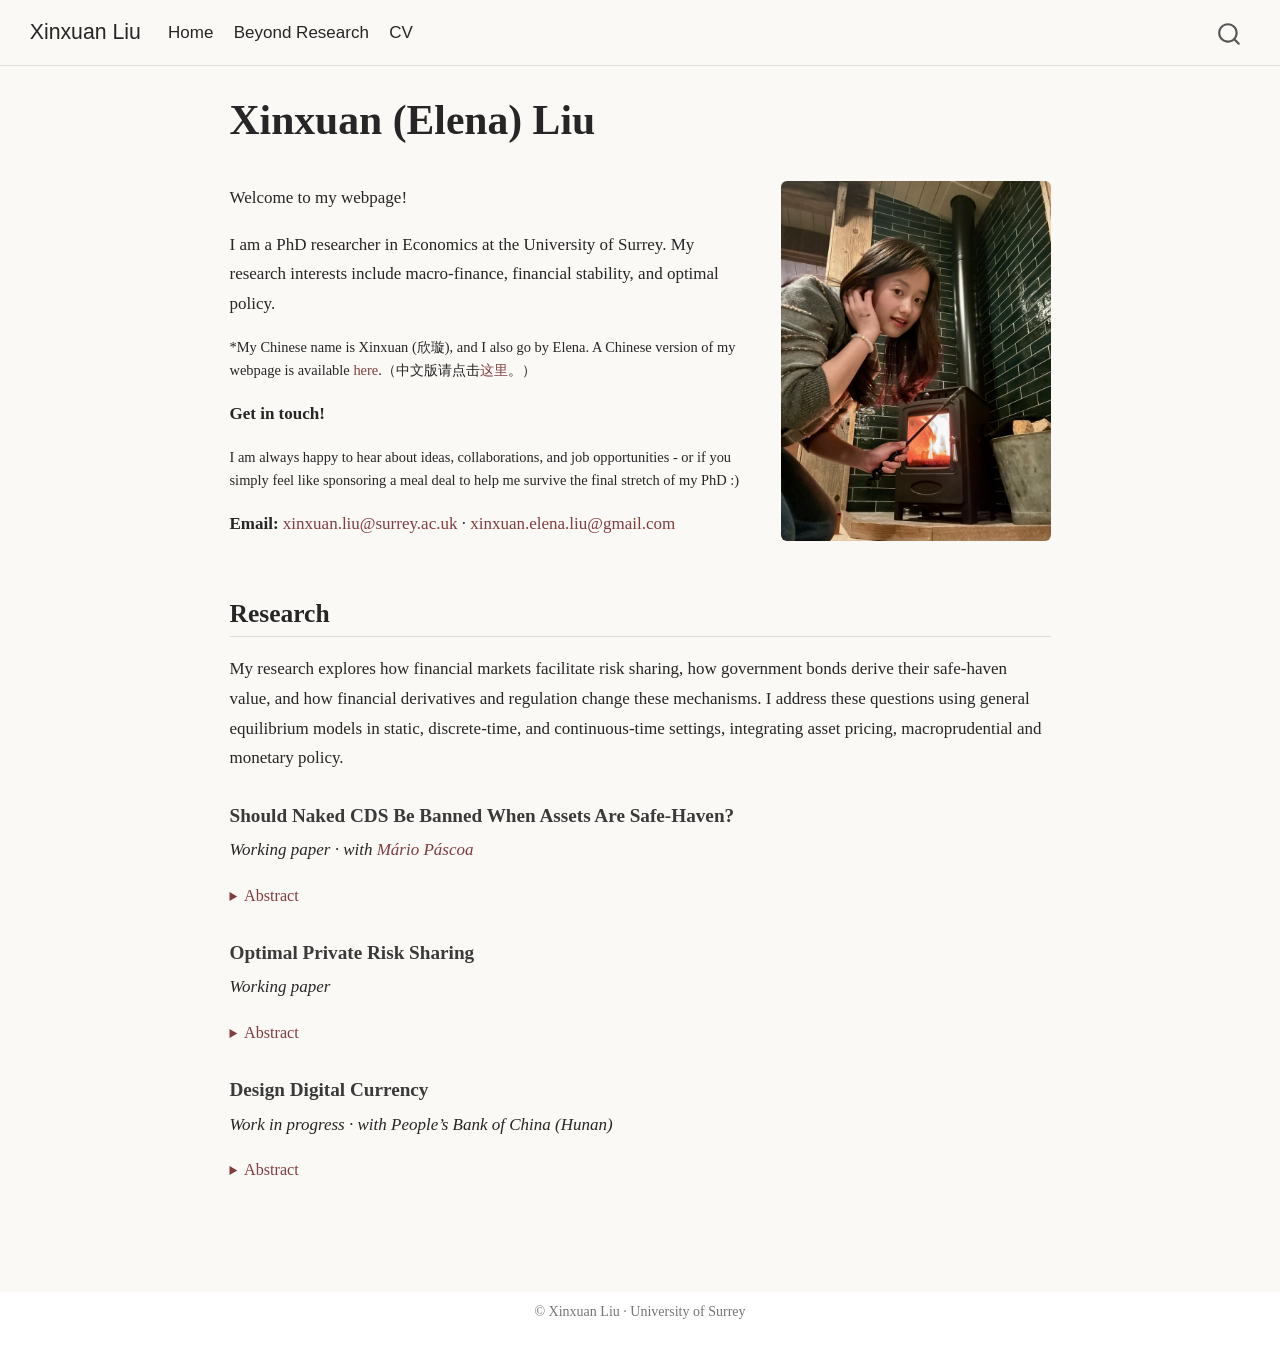
<file: docs/index.html>
<!DOCTYPE html>
<html xmlns="http://www.w3.org/1999/xhtml" lang="en" xml:lang="en"><head>

<meta charset="utf-8">
<meta name="generator" content="quarto-1.11.9">

<meta name="viewport" content="width=device-width, initial-scale=1.0, user-scalable=yes">


<title>Xinxuan Liu</title>
<style>
/* Default styles provided by pandoc.
** See https://pandoc.org/MANUAL.html#variables-for-html for config info.
*/
span.smallcaps{font-variant: small-caps;}
div.columns{display: flex; gap: 1.5em;}
div.column{flex: auto;}
@media screen {
div.columns{gap: min(4vw, 1.5em);}
div.column{overflow-x: auto;}
}
div.hanging-indent{margin-left: 1.5em; text-indent: -1.5em;}
ul.task-list{list-style: none;}
ul.task-list li input[type="checkbox"] {
  width: 0.8em;
  margin: 0 0.8em 0.2em -1em; /* quarto-specific, see https://github.com/quarto-dev/quarto-cli/issues/4556 */ 
  vertical-align: middle;
}
</style>


<script src="site_libs/quarto-nav/quarto-nav.js"></script>
<script src="site_libs/quarto-nav/headroom.min.js"></script>
<script src="site_libs/clipboard/clipboard.min.js"></script>
<script src="site_libs/quarto-search/autocomplete.umd.js"></script>
<script src="site_libs/quarto-search/fuse.min.js"></script>
<script src="site_libs/quarto-search/quarto-search.js"></script>
<meta name="quarto:offset" content="./">
<script src="site_libs/quarto-html/quarto.js" type="module"></script>
<script src="site_libs/quarto-html/tabsets/tabsets.js" type="module"></script>
<script src="site_libs/quarto-html/scrollable-regions/scrollable-regions.js" type="module"></script>
<script src="site_libs/quarto-html/popper.min.js"></script>
<script src="site_libs/quarto-html/tippy.umd.min.js"></script>
<script src="site_libs/quarto-html/anchor.min.js"></script>
<link href="site_libs/quarto-html/tippy.css" rel="stylesheet">
<link href="site_libs/quarto-html/quarto-syntax-highlighting-63b5708e65d6cd79cd7618c58d0c21e7.css" rel="stylesheet" id="quarto-text-highlighting-styles">
<script src="site_libs/bootstrap/bootstrap.min.js"></script>
<link href="site_libs/bootstrap/bootstrap-icons.css" rel="stylesheet">
<link href="site_libs/bootstrap/bootstrap-c480cf4401308b30efcc73267cdf14cd.min.css" rel="stylesheet" append-hash="true" id="quarto-bootstrap" data-mode="light">
<script id="quarto-search-options" type="application/json">{
  "location": "navbar",
  "copy-button": false,
  "collapse-after": 3,
  "panel-placement": "end",
  "type": "overlay",
  "limit": 50,
  "keyboard-shortcut": [
    "f",
    "/",
    "s"
  ],
  "show-item-context": false,
  "language": {
    "search-no-results-text": "No results",
    "search-matching-documents-text": "matching documents",
    "search-copy-link-title": "Copy link to search",
    "search-hide-matches-text": "Hide additional matches",
    "search-more-match-text": "more match in this document",
    "search-more-matches-text": "more matches in this document",
    "search-clear-button-title": "Clear",
    "search-text-placeholder": "",
    "search-detached-cancel-button-title": "Cancel",
    "search-submit-button-title": "Submit",
    "search-label": "Search"
  }
}</script>


<link rel="stylesheet" href="styles.css">
</head>

<body class="nav-fixed quarto-light"><a id="quarto-skip-link" class="visually-hidden-focusable" href="#quarto-document-content">Skip to main content</a>

<div id="quarto-search-results"></div>
  <header id="quarto-header" class="headroom fixed-top">
    <nav class="navbar navbar-expand-lg " data-bs-theme="dark" aria-label="Site">
      <div class="navbar-container container-fluid">
      <div class="navbar-brand-container mx-auto">
    <a class="navbar-brand" href="./index.html">
    <span class="navbar-title">Xinxuan Liu</span>
    </a>
  </div>
          <button class="navbar-toggler" type="button" data-bs-toggle="collapse" data-bs-target="#navbarCollapse" aria-controls="navbarCollapse" aria-expanded="false" aria-label="Toggle navigation" onclick="if (window.quartoToggleHeadroom) { window.quartoToggleHeadroom(); }">
  <span class="navbar-toggler-icon"></span>
</button>
          <div class="collapse navbar-collapse" id="navbarCollapse">
            <ul class="navbar-nav navbar-nav-scroll me-auto">
  <li class="nav-item">
    <a class="nav-link active" href="./index.html" aria-current="page"> 
<span class="menu-text">Home</span></a>
  </li>  
  <li class="nav-item">
    <a class="nav-link" href="./Beyond.html"> 
<span class="menu-text">Beyond Research</span></a>
  </li>  
  <li class="nav-item">
    <a class="nav-link" href="./cv.html"> 
<span class="menu-text">CV</span></a>
  </li>  
</ul>
          </div> <!-- /navcollapse -->
            <div class="quarto-navbar-tools">
</div>
            <div id="quarto-search" class="" title="Search"></div>
      </div> <!-- /container-fluid -->
    </nav>
</header>
<!-- content -->
<div id="quarto-content" class="quarto-container page-columns page-rows-contents page-layout-full page-navbar">
<!-- sidebar -->
<!-- margin-sidebar -->
    
<!-- main -->
<main class="content column-page" id="quarto-document-content" tabindex="-1"><header id="title-block-header" class="quarto-title-block"><h1 class="title display-7">Xinxuan (Elena) Liu</h1></header>




<div class="homepage">
<div class="intro">
<section id="xinxuan-elena-liu" class="level1 intro-text">

<p>Welcome to my webpage!</p>
<p>I am a PhD researcher in Economics at the University of Surrey. My research interests include macro-finance, financial stability, and optimal policy.</p>
<div style="font-size: 0.85em; line-height: 1.6;">
<p>
*My Chinese name is Xinxuan (欣璇), and I also go by Elena. A Chinese version of my webpage is available <a href="./chinese.html">here</a>.（中文版请点击<a href="./chinese.html">这里</a>。）
</p>
</div>
<p><strong>Get in touch!</strong></p>
<div style="font-size: 0.85em; line-height: 1.6;">
<p>
I am always happy to hear about ideas, collaborations, and job opportunities - or if you simply feel like sponsoring a meal deal to help me survive the final stretch of my PhD :)
</p>
</div>
<p><strong>Email:</strong> <a href="mailto:xinxuan.liu@surrey.ac.uk">xinxuan.liu@surrey.ac.uk</a> · <a href="mailto:xinxuan.elena.liu@gmail.com">xinxuan.elena.liu@gmail.com</a></p>
</section>
<div class="portrait">
<p><img src="assets/xinxuan_fixed.jpg" class="img-fluid" width="280"></p>
</div>
</div>
<section id="research" class="level2">
<h2 class="anchored" data-anchor-id="research">Research</h2>
<p>My research explores how financial markets facilitate risk sharing, how government bonds derive their safe-haven value, and how financial derivatives and regulation change these mechanisms. I address these questions using general equilibrium models in static, discrete-time, and continuous-time settings, integrating asset pricing, macroprudential and monetary policy.</p>
<section id="should-naked-cds-be-banned-when-assets-are-safe-haven" class="level3">
<h3 class="anchored" data-anchor-id="should-naked-cds-be-banned-when-assets-are-safe-haven">Should Naked CDS Be Banned When Assets Are Safe-Haven?</h3>
<p><em>Working paper · with <a href="https://www.surrey.ac.uk/people/mario-pascoa">Mário Páscoa</a></em></p>
<details class="research-abstract">
<summary>
Abstract
</summary>
<p>
This paper examines the effects of banning naked sovereign credit default swaps (CDS) when the underlying securities serve as collateral in funding markets. We develop a general equilibrium model linking securities, repo financing, and CDS markets, in which CDS covering requirements alter both investors’ speculation and the allocation of scarce collateral. The effects of regulation depend critically on the underlying securities’ exposure to aggregate state. When securities behave as safe-haven assets, covering requirements can reduce collateral pledgeability and decrease security prices. In contrast, when securities are procyclical, the same regulation can increase asset prices and reduce CDS premia. Our analysis highlights how restrictions intended to reduce speculation can generate unintended consequences, especially on safe-haven assets.
</p>
</details>
</section>
<section id="optimal-private-risk-sharing" class="level3">
<h3 class="anchored" data-anchor-id="optimal-private-risk-sharing">Optimal Private Risk Sharing</h3>
<p><em>Working paper</em></p>
<details class="research-abstract">
<summary>
Abstract
</summary>
<p>
This paper studies the interaction between private risk sharing, the safe-asset value of government bonds, and macroprudential policy. I develop a continuous-time general equilibrium model in which heterogeneous households face idiosyncratic risk and trade options from financial intermediaries to hedge risk exposures. While private insurance improves risk sharing, it also changes households’ demand for government bonds, whose value partly reflects their role in facilitating intertemporal wealth transfers and dynamic trading. Financial intermediaries are subject to leverage constraints, creating a link between their risk-bearing capacity, private hedging opportunities, and equilibrium asset prices. I compare the decentralized equilibrium with a constrained-efficient benchmark to investigate the welfare consequences of incomplete risk sharing and the potential role of macroprudential regulation. The analysis shows how policies regulating financial intermediaries can affect households’ portfolio choices, rish sharing, and the valuation of safe assets.
</p>
</details>
</section>
<section id="design-digital-currency" class="level3">
<h3 class="anchored" data-anchor-id="design-digital-currency">Design Digital Currency</h3>
<p><em>Work in progress · with People’s Bank of China (Hunan)</em></p>
<details class="research-abstract">
<summary>
Abstract
</summary>
<p>
This project develops a theoretical framework incorporating bank deposits and digital currency to investigate how population ageing in China interacts with financial intermediation, monetary policy transmission, and welfare.
</p>
</details>


</section>
</section>
</div>

</main> <!-- /main -->
<script id="quarto-html-after-body" type="application/javascript">
  window.document.addEventListener("DOMContentLoaded", function (event) {
    const icon = "";
    const anchorJS = new window.AnchorJS();
    anchorJS.options = {
      placement: 'right',
      icon: icon
    };
    anchorJS.add('.anchored');
    const isCodeAnnotation = (el) => {
      for (const clz of el.classList) {
        if (clz.startsWith('code-annotation-')) {                     
          return true;
        }
      }
      return false;
    }
    const onCopySuccess = function(e) {
      // button target
      const button = e.trigger;
      // don't keep focus
      button.blur();
      // flash "checked"
      button.classList.add('code-copy-button-checked');
      var currentTitle = button.getAttribute("title");
      button.setAttribute("title", "Copied!");
      let tooltip;
      if (window.bootstrap) {
        button.setAttribute("data-bs-toggle", "tooltip");
        button.setAttribute("data-bs-placement", "left");
        button.setAttribute("data-bs-title", "Copied!");
        tooltip = new bootstrap.Tooltip(button, 
          { trigger: "manual", 
            customClass: "code-copy-button-tooltip",
            offset: [0, -8]});
        tooltip.show();    
      }
      setTimeout(function() {
        if (tooltip) {
          tooltip.hide();
          button.removeAttribute("data-bs-title");
          button.removeAttribute("data-bs-toggle");
          button.removeAttribute("data-bs-placement");
        }
        button.setAttribute("title", currentTitle);
        button.classList.remove('code-copy-button-checked');
      }, 1000);
      // clear code selection
      e.clearSelection();
    }
    const getTextToCopy = function(trigger) {
      const outerScaffold = trigger.parentElement.cloneNode(true);
      const codeEl = outerScaffold.querySelector('code');
      for (const childEl of codeEl.children) {
        if (isCodeAnnotation(childEl)) {
          childEl.remove();
        }
      }
      return codeEl.innerText;
    }
    const clipboard = new window.ClipboardJS('.code-copy-button:not([data-in-quarto-modal])', {
      text: getTextToCopy
    });
    clipboard.on('success', onCopySuccess);
    if (window.document.getElementById('quarto-embedded-source-code-modal')) {
      const clipboardModal = new window.ClipboardJS('.code-copy-button[data-in-quarto-modal]', {
        text: getTextToCopy,
        container: window.document.getElementById('quarto-embedded-source-code-modal')
      });
      clipboardModal.on('success', onCopySuccess);
    }
      var localhostRegex = new RegExp(/^(?:http|https):\/\/localhost\:?[0-9]*\//);
      var mailtoRegex = new RegExp(/^mailto:/);
        var filterRegex = new RegExp('/' + window.location.host + '/');
      const newWindowLabel = "(opens in a new tab)";
      const newWindowNoteId = "quarto-ext-newwindow-label";
      // Links reference one hidden label through aria-describedby, so the
      // announcement never changes their accessible name.
      var describeNewWindow = (link) => {
        if (!window.document.getElementById(newWindowNoteId)) {
          var newWindowNote = window.document.createElement("span");
          newWindowNote.id = newWindowNoteId;
          newWindowNote.hidden = true;
          newWindowNote.textContent = newWindowLabel;
          window.document.body.appendChild(newWindowNote);
        }
        var describedBy = (link.getAttribute("aria-describedby") || "").split(/\s+/).filter(Boolean);
        if (!describedBy.includes(newWindowNoteId)) {
          describedBy.push(newWindowNoteId);
          link.setAttribute("aria-describedby", describedBy.join(" "));
        }
      }
      var isInternal = (href) => {
          return filterRegex.test(href) || localhostRegex.test(href) || mailtoRegex.test(href);
      }
      // Inspect non-navigation links and adorn them if external
      window.quartoDecorateExternalLinks = function (root) {
     var links = (root || window.document).querySelectorAll('a[href]:not(.nav-link):not(.navbar-brand):not(.toc-action):not(.sidebar-link):not(.sidebar-item-toggle):not(.pagination-link):not(.no-external):not([aria-hidden]):not(.dropdown-item):not(.quarto-navigation-tool):not(.about-link)');
      for (var i=0; i<links.length; i++) {
        const link = links[i];
        if (!isInternal(link.href)) {
          // undo the damage that might have been done by quarto-nav.js in the case of
          // links that we want to consider external
          if (link.dataset.originalHref !== undefined) {
            link.href = link.dataset.originalHref;
          }
            // target, if specified
            link.setAttribute("target", "_blank");
            if (link.getAttribute("rel") === null) {
              link.setAttribute("rel", "noopener");
            }
            describeNewWindow(link);
          if (!link.classList.contains('no-external-icon')) {
          }
        }
      }
      };
      window.quartoDecorateExternalLinks(window.document);
    // Esc closes the popup (WCAG 1.4.13) and focus leaving both trigger and
    // popup closes it (WCAG 2.4.11); tippy handles neither for interactive popups.
    const hideOnEscAndFocusOut = {
      name: 'hideOnEscAndFocusOut',
      defaultValue: true,
      fn(instance) {
        const dismiss = () => {
          // A show scheduled by the trigger delay would otherwise reopen it
          instance.clearDelayTimeouts();
          instance.hide();
        };
        const onKeyDown = (event) => {
          if (event.key !== 'Escape') {
            return;
          }
          // Keep Esc from also reaching page handlers (e.g. reveal.js overview),
          // except an open reveal.js slide menu, which Esc should close too.
          // The menu handles keys only when its keyboard option is on.
          const menuHandlesEsc = window.Reveal?.getPlugin?.('menu')?.isOpen() &&
            window.Reveal.getConfig().menu?.keyboard !== false;
          if (!menuHandlesEsc) {
            event.stopPropagation();
          }
          if (instance.popper.contains(window.document.activeElement)) {
            // Disabled while refocusing so the focus trigger does not reopen it
            instance.disable();
            instance.reference.focus();
            instance.enable();
          }
          dismiss();
        };
        const onFocusOut = (event) => {
          const target = event.relatedTarget;
          if (target && !instance.reference.contains(target) &&
              !instance.popper.contains(target)) {
            dismiss();
          }
        };
        // On the trigger too: a click trigger (code-annotations: select) has no
        // blur handling. Attached for the instance's lifetime so leaving the
        // trigger also cancels a show still pending on the trigger delay.
        instance.reference.addEventListener('focusout', onFocusOut);
        return {
          onShow() {
            window.document.addEventListener('keydown', onKeyDown, true);
            instance.popper.addEventListener('focusout', onFocusOut);
          },
          onHide() {
            window.document.removeEventListener('keydown', onKeyDown, true);
            instance.popper.removeEventListener('focusout', onFocusOut);
          },
          onDestroy() {
            instance.reference.removeEventListener('focusout', onFocusOut);
          },
        };
      },
    };
    function tippyHover(el, contentFn, onTriggerFn, onUntriggerFn) {
      const config = {
        allowHTML: true,
        maxWidth: 500,
        delay: 100,
        arrow: false,
        appendTo: function(el) {
            return el.parentElement;
        },
        interactive: true,
        interactiveBorder: 10,
        theme: 'quarto',
        placement: 'bottom-start',
        plugins: [hideOnEscAndFocusOut],
      };
      if (contentFn) {
        config.content = contentFn;
      }
      if (onTriggerFn) {
        config.onTrigger = onTriggerFn;
      }
      if (onUntriggerFn) {
        config.onUntrigger = onUntriggerFn;
      }
      window.tippy(el, config); 
    }
    const noterefs = window.document.querySelectorAll('a[role="doc-noteref"]');
    for (var i=0; i<noterefs.length; i++) {
      const ref = noterefs[i];
      tippyHover(ref, function() {
        // use id or data attribute instead here
        let href = ref.getAttribute('data-footnote-href') || ref.getAttribute('href');
        try { href = new URL(href).hash; } catch {}
        const id = href.replace(/^#\/?/, "");
        const note = window.document.getElementById(id);
        if (note) {
          return note.innerHTML;
        } else {
          return "";
        }
      });
    }
    const xrefs = window.document.querySelectorAll('a.quarto-xref');
    const processXRef = (id, note) => {
      // Strip column container classes
      const stripColumnClz = (el) => {
        el.classList.remove("page-full", "page-columns");
        if (el.children) {
          for (const child of el.children) {
            stripColumnClz(child);
          }
        }
      }
      stripColumnClz(note)
      if (id === null || id.startsWith('sec-')) {
        // Special case sections, only their first couple elements
        const container = document.createElement("div");
        if (note.children && note.children.length > 2) {
          container.appendChild(note.children[0].cloneNode(true));
          for (let i = 1; i < note.children.length; i++) {
            const child = note.children[i];
            if (child.tagName === "P" && child.innerText === "") {
              continue;
            } else {
              container.appendChild(child.cloneNode(true));
              break;
            }
          }
          if (window.Quarto?.typesetMath) {
            window.Quarto.typesetMath(container);
          }
          return container.innerHTML
        } else {
          if (window.Quarto?.typesetMath) {
            window.Quarto.typesetMath(note);
          }
          return note.innerHTML;
        }
      } else {
        // Remove any anchor links if they are present
        const anchorLink = note.querySelector('a.anchorjs-link');
        if (anchorLink) {
          anchorLink.remove();
        }
        if (window.Quarto?.typesetMath) {
          window.Quarto.typesetMath(note);
        }
        if (note.classList.contains("callout")) {
          return note.outerHTML;
        } else {
          return note.innerHTML;
        }
      }
    }
    for (var i=0; i<xrefs.length; i++) {
      const xref = xrefs[i];
      tippyHover(xref, undefined, function(instance) {
        instance.disable();
        let url = xref.getAttribute('href');
        let hash = undefined; 
        if (url.startsWith('#')) {
          hash = url;
        } else {
          try { hash = new URL(url).hash; } catch {}
        }
        if (hash) {
          const id = hash.replace(/^#\/?/, "");
          const note = window.document.getElementById(id);
          if (note !== null) {
            try {
              const html = processXRef(id, note.cloneNode(true));
              instance.setContent(html);
            } finally {
              instance.enable();
              instance.show();
            }
          } else {
            // See if we can fetch this
            fetch(url.split('#')[0])
            .then(res => res.text())
            .then(html => {
              const parser = new DOMParser();
              const htmlDoc = parser.parseFromString(html, "text/html");
              const note = htmlDoc.getElementById(id);
              if (note !== null) {
                const html = processXRef(id, note);
                instance.setContent(html);
              } 
            }).finally(() => {
              instance.enable();
              instance.show();
            });
          }
        } else {
          // See if we can fetch a full url (with no hash to target)
          // This is a special case and we should probably do some content thinning / targeting
          fetch(url)
          .then(res => res.text())
          .then(html => {
            const parser = new DOMParser();
            const htmlDoc = parser.parseFromString(html, "text/html");
            const note = htmlDoc.querySelector('main.content');
            if (note !== null) {
              // This should only happen for chapter cross references
              // (since there is no id in the URL)
              // remove the first header
              if (note.children.length > 0 && note.children[0].tagName === "HEADER") {
                note.children[0].remove();
              }
              const html = processXRef(null, note);
              instance.setContent(html);
            } 
          }).finally(() => {
            instance.enable();
            instance.show();
          });
        }
      }, function(instance) {
      });
    }
        let selectedAnnoteEl;
        const selectorForAnnotation = ( cell, annotation) => {
          let cellAttr = 'data-code-cell="' + cell + '"';
          let lineAttr = 'data-code-annotation="' +  annotation + '"';
          const selector = 'span[' + cellAttr + '][' + lineAttr + ']';
          return selector;
        }
        const selectCodeLines = (annoteEl) => {
          const doc = window.document;
          const targetCell = annoteEl.getAttribute("data-target-cell");
          const targetAnnotation = annoteEl.getAttribute("data-target-annotation");
          const annoteSpan = window.document.querySelector(selectorForAnnotation(targetCell, targetAnnotation));
          const lines = annoteSpan.getAttribute("data-code-lines").split(",");
          const lineIds = lines.map((line) => {
            return targetCell + "-" + line;
          })
          // Each band is positioned against its own containing block, which is
          // not the offsetParent of the lines, so place it from client rects.
          const placeBand = (band, firstEl, lastEl, codeBlock) => {
            const container = band.offsetParent;
            if (container === null) {
              return;
            }
            const containerRect = container.getBoundingClientRect();
            // Reveal.js scales slides with a transform, so convert client
            // pixels back to the CSS pixels of the container.
            const scale = containerRect.height / container.offsetHeight || 1;
            const firstRect = firstEl.getBoundingClientRect();
            const lastRect = lastEl.getBoundingClientRect();
            const top = (firstRect.top - containerRect.top) / scale - container.clientTop + container.scrollTop;
            const height = (lastRect.bottom - firstRect.top) / scale;
            band.style.top = top - 2 + "px";
            band.style.height = height + 4 + "px";
            if (codeBlock) {
              // Without the copy button wrapper, the containing block is wider
              // than the code block, so span the code block explicitly.
              const blockRect = codeBlock.getBoundingClientRect();
              band.style.left = (blockRect.left - containerRect.left) / scale - container.clientLeft + container.scrollLeft + "px";
              band.style.width = blockRect.width / scale + "px";
            }
          };
          if (lineIds.length > 0) {
            const el = window.document.getElementById(lineIds[0]);
            const lastEl = window.document.getElementById(lineIds[lineIds.length - 1]);
            const parent = el.parentElement.parentElement;
            // cook up a div (if necessary) and position it
            let div = window.document.getElementById("code-annotation-line-highlight");
            if (div === null) {
              div = window.document.createElement("div");
              div.setAttribute("id", "code-annotation-line-highlight");
              div.style.position = 'absolute';
              parent.appendChild(div);
            }
            placeBand(div, el, lastEl, parent.closest("div.sourceCode") || parent);
            let gutterDiv = window.document.getElementById("code-annotation-line-highlight-gutter");
            if (gutterDiv === null) {
              gutterDiv = window.document.createElement("div");
              gutterDiv.setAttribute("id", "code-annotation-line-highlight-gutter");
              gutterDiv.style.position = 'absolute';
              const codeCell = window.document.getElementById(targetCell);
              const gutter = codeCell.querySelector('.code-annotation-gutter');
              gutter.appendChild(gutterDiv);
            }
            placeBand(gutterDiv, el, lastEl);
            selectedAnnoteEl = annoteEl;
          }
        };
        const unselectCodeLines = () => {
          const elementsIds = ["code-annotation-line-highlight", "code-annotation-line-highlight-gutter"];
          elementsIds.forEach((elId) => {
            const div = window.document.getElementById(elId);
            if (div) {
              div.remove();
            }
          });
          selectedAnnoteEl = undefined;
        };
          // Handle positioning of the toggle
      window.addEventListener(
        "resize",
        throttle(() => {
          elRect = undefined;
          if (selectedAnnoteEl) {
            selectCodeLines(selectedAnnoteEl);
          }
        }, 10)
      );
      function throttle(fn, ms) {
      let throttle = false;
      let timer;
        return (...args) => {
          if(!throttle) { // first call gets through
              fn.apply(this, args);
              throttle = true;
          } else { // all the others get throttled
              if(timer) clearTimeout(timer); // cancel #2
              timer = setTimeout(() => {
                fn.apply(this, args);
                timer = throttle = false;
              }, ms);
          }
        };
      }
        // Attach click handler to the DT
        const annoteDls = window.document.querySelectorAll('dt[data-target-cell]');
        for (const annoteDlNode of annoteDls) {
          annoteDlNode.addEventListener('click', (event) => {
            const clickedEl = event.target;
            if (clickedEl !== selectedAnnoteEl) {
              unselectCodeLines();
              const activeEl = window.document.querySelector('dt[data-target-cell].code-annotation-active');
              if (activeEl) {
                activeEl.classList.remove('code-annotation-active');
              }
              selectCodeLines(clickedEl);
              clickedEl.classList.add('code-annotation-active');
            } else {
              // Unselect the line
              unselectCodeLines();
              clickedEl.classList.remove('code-annotation-active');
            }
          });
        }
    const findCites = (el) => {
      const parentEl = el.parentElement;
      if (parentEl) {
        const cites = parentEl.dataset.cites;
        if (cites) {
          return {
            el,
            cites: cites.split(' ')
          };
        } else {
          return findCites(el.parentElement)
        }
      } else {
        return undefined;
      }
    };
    var bibliorefs = window.document.querySelectorAll('a[role="doc-biblioref"]');
    for (var i=0; i<bibliorefs.length; i++) {
      const ref = bibliorefs[i];
      const citeInfo = findCites(ref);
      if (citeInfo) {
        tippyHover(citeInfo.el, function() {
          var popup = window.document.createElement('div');
          citeInfo.cites.forEach(function(cite) {
            var citeDiv = window.document.createElement('div');
            citeDiv.classList.add('hanging-indent');
            citeDiv.classList.add('csl-entry');
            var biblioDiv = window.document.getElementById('ref-' + cite);
            if (biblioDiv) {
              citeDiv.innerHTML = biblioDiv.innerHTML;
            }
            popup.appendChild(citeDiv);
          });
          return popup.innerHTML;
        });
      }
    }
  });
  </script>
  <script type="application/javascript">
  window.quartoScrollableRegionsLabels = {"code":"Scrollable code","output":"Scrollable output"};
  </script>
</div> <!-- /content -->
<footer class="footer">
  <div class="nav-footer">
    <div class="nav-footer-left">
      &nbsp;
    </div>   
    <div class="nav-footer-center">
<p>© Xinxuan Liu · University of Surrey</p>
</div>
    <div class="nav-footer-right">
      &nbsp;
    </div>
  </div>
</footer>




</body></html>
</file>
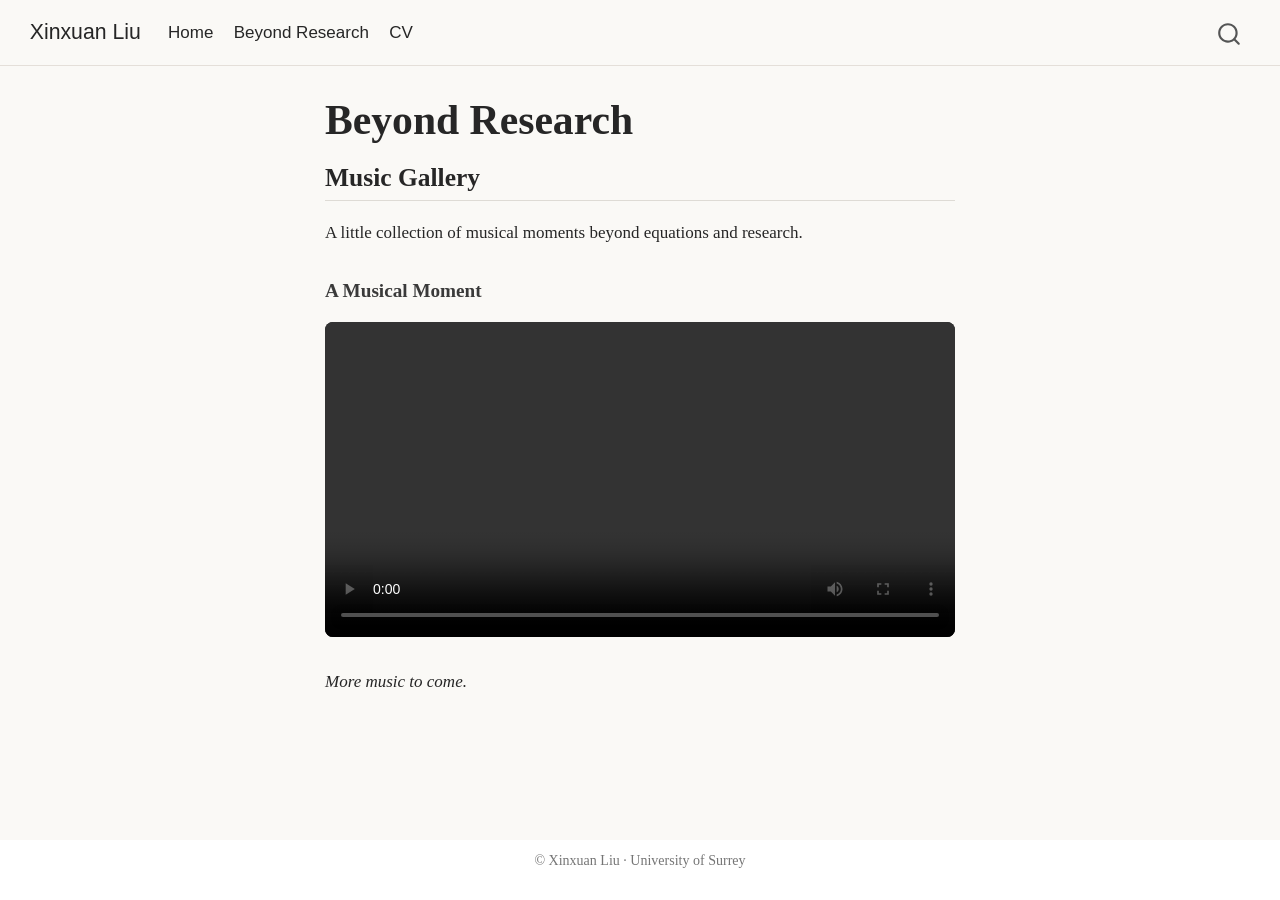
<file: docs/Beyond.html>
<!DOCTYPE html>
<html xmlns="http://www.w3.org/1999/xhtml" lang="en" xml:lang="en"><head>

<meta charset="utf-8">
<meta name="generator" content="quarto-1.11.9">

<meta name="viewport" content="width=device-width, initial-scale=1.0, user-scalable=yes">


<title>Beyond Research – Xinxuan Liu</title>
<style>
/* Default styles provided by pandoc.
** See https://pandoc.org/MANUAL.html#variables-for-html for config info.
*/
span.smallcaps{font-variant: small-caps;}
div.columns{display: flex; gap: 1.5em;}
div.column{flex: auto;}
@media screen {
div.columns{gap: min(4vw, 1.5em);}
div.column{overflow-x: auto;}
}
div.hanging-indent{margin-left: 1.5em; text-indent: -1.5em;}
ul.task-list{list-style: none;}
ul.task-list li input[type="checkbox"] {
  width: 0.8em;
  margin: 0 0.8em 0.2em -1em; /* quarto-specific, see https://github.com/quarto-dev/quarto-cli/issues/4556 */ 
  vertical-align: middle;
}
</style>


<script src="site_libs/quarto-nav/quarto-nav.js"></script>
<script src="site_libs/quarto-nav/headroom.min.js"></script>
<script src="site_libs/clipboard/clipboard.min.js"></script>
<script src="site_libs/quarto-search/autocomplete.umd.js"></script>
<script src="site_libs/quarto-search/fuse.min.js"></script>
<script src="site_libs/quarto-search/quarto-search.js"></script>
<meta name="quarto:offset" content="./">
<script src="site_libs/quarto-html/quarto.js" type="module"></script>
<script src="site_libs/quarto-html/tabsets/tabsets.js" type="module"></script>
<script src="site_libs/quarto-html/scrollable-regions/scrollable-regions.js" type="module"></script>
<script src="site_libs/quarto-html/popper.min.js"></script>
<script src="site_libs/quarto-html/tippy.umd.min.js"></script>
<script src="site_libs/quarto-html/anchor.min.js"></script>
<link href="site_libs/quarto-html/tippy.css" rel="stylesheet">
<link href="site_libs/quarto-html/quarto-syntax-highlighting-63b5708e65d6cd79cd7618c58d0c21e7.css" rel="stylesheet" id="quarto-text-highlighting-styles">
<script src="site_libs/bootstrap/bootstrap.min.js"></script>
<link href="site_libs/bootstrap/bootstrap-icons.css" rel="stylesheet">
<link href="site_libs/bootstrap/bootstrap-c480cf4401308b30efcc73267cdf14cd.min.css" rel="stylesheet" append-hash="true" id="quarto-bootstrap" data-mode="light">
<script id="quarto-search-options" type="application/json">{
  "location": "navbar",
  "copy-button": false,
  "collapse-after": 3,
  "panel-placement": "end",
  "type": "overlay",
  "limit": 50,
  "keyboard-shortcut": [
    "f",
    "/",
    "s"
  ],
  "show-item-context": false,
  "language": {
    "search-no-results-text": "No results",
    "search-matching-documents-text": "matching documents",
    "search-copy-link-title": "Copy link to search",
    "search-hide-matches-text": "Hide additional matches",
    "search-more-match-text": "more match in this document",
    "search-more-matches-text": "more matches in this document",
    "search-clear-button-title": "Clear",
    "search-text-placeholder": "",
    "search-detached-cancel-button-title": "Cancel",
    "search-submit-button-title": "Submit",
    "search-label": "Search"
  }
}</script>


<link rel="stylesheet" href="styles.css">
</head>

<body class="nav-fixed fullcontent quarto-light"><a id="quarto-skip-link" class="visually-hidden-focusable" href="#quarto-document-content">Skip to main content</a>

<div id="quarto-search-results"></div>
  <header id="quarto-header" class="headroom fixed-top">
    <nav class="navbar navbar-expand-lg " data-bs-theme="dark" aria-label="Site">
      <div class="navbar-container container-fluid">
      <div class="navbar-brand-container mx-auto">
    <a class="navbar-brand" href="./index.html">
    <span class="navbar-title">Xinxuan Liu</span>
    </a>
  </div>
          <button class="navbar-toggler" type="button" data-bs-toggle="collapse" data-bs-target="#navbarCollapse" aria-controls="navbarCollapse" aria-expanded="false" aria-label="Toggle navigation" onclick="if (window.quartoToggleHeadroom) { window.quartoToggleHeadroom(); }">
  <span class="navbar-toggler-icon"></span>
</button>
          <div class="collapse navbar-collapse" id="navbarCollapse">
            <ul class="navbar-nav navbar-nav-scroll me-auto">
  <li class="nav-item">
    <a class="nav-link" href="./index.html"> 
<span class="menu-text">Home</span></a>
  </li>  
  <li class="nav-item">
    <a class="nav-link active" href="./Beyond.html" aria-current="page"> 
<span class="menu-text">Beyond Research</span></a>
  </li>  
  <li class="nav-item">
    <a class="nav-link" href="./cv.html"> 
<span class="menu-text">CV</span></a>
  </li>  
</ul>
          </div> <!-- /navcollapse -->
            <div class="quarto-navbar-tools">
</div>
            <div id="quarto-search" class="" title="Search"></div>
      </div> <!-- /container-fluid -->
    </nav>
</header>
<!-- content -->
<div id="quarto-content" class="quarto-container page-columns page-rows-contents page-layout-article page-navbar">
<!-- sidebar -->
<!-- margin-sidebar -->
    
<!-- main -->
<main class="content" id="quarto-document-content" tabindex="-1">

<header id="title-block-header" class="quarto-title-block default">
<div class="quarto-title">
<h1 class="title">Beyond Research</h1>
</div>



<div class="quarto-title-meta">

    
  
    
  </div>
  


</header>


<section id="music-gallery" class="level2">
<h2 class="anchored" data-anchor-id="music-gallery">Music Gallery</h2>
<p>A little collection of musical moments beyond equations and research.</p>
<section id="a-musical-moment" class="level3">
<h3 class="anchored" data-anchor-id="a-musical-moment">A Musical Moment</h3>
<div class="music-gallery">
<video controls="" preload="metadata" playsinline="">
<source src="videos/music1.mp4" type="video/mp4">
<p>Your browser does not support this video. </p>
</video></div>
<p><em>More music to come.</em></p>


</section></section></main></div>



 <!-- /main -->
<script id="quarto-html-after-body" type="application/javascript">
  window.document.addEventListener("DOMContentLoaded", function (event) {
    const icon = "";
    const anchorJS = new window.AnchorJS();
    anchorJS.options = {
      placement: 'right',
      icon: icon
    };
    anchorJS.add('.anchored');
    const isCodeAnnotation = (el) => {
      for (const clz of el.classList) {
        if (clz.startsWith('code-annotation-')) {                     
          return true;
        }
      }
      return false;
    }
    const onCopySuccess = function(e) {
      // button target
      const button = e.trigger;
      // don't keep focus
      button.blur();
      // flash "checked"
      button.classList.add('code-copy-button-checked');
      var currentTitle = button.getAttribute("title");
      button.setAttribute("title", "Copied!");
      let tooltip;
      if (window.bootstrap) {
        button.setAttribute("data-bs-toggle", "tooltip");
        button.setAttribute("data-bs-placement", "left");
        button.setAttribute("data-bs-title", "Copied!");
        tooltip = new bootstrap.Tooltip(button, 
          { trigger: "manual", 
            customClass: "code-copy-button-tooltip",
            offset: [0, -8]});
        tooltip.show();    
      }
      setTimeout(function() {
        if (tooltip) {
          tooltip.hide();
          button.removeAttribute("data-bs-title");
          button.removeAttribute("data-bs-toggle");
          button.removeAttribute("data-bs-placement");
        }
        button.setAttribute("title", currentTitle);
        button.classList.remove('code-copy-button-checked');
      }, 1000);
      // clear code selection
      e.clearSelection();
    }
    const getTextToCopy = function(trigger) {
      const outerScaffold = trigger.parentElement.cloneNode(true);
      const codeEl = outerScaffold.querySelector('code');
      for (const childEl of codeEl.children) {
        if (isCodeAnnotation(childEl)) {
          childEl.remove();
        }
      }
      return codeEl.innerText;
    }
    const clipboard = new window.ClipboardJS('.code-copy-button:not([data-in-quarto-modal])', {
      text: getTextToCopy
    });
    clipboard.on('success', onCopySuccess);
    if (window.document.getElementById('quarto-embedded-source-code-modal')) {
      const clipboardModal = new window.ClipboardJS('.code-copy-button[data-in-quarto-modal]', {
        text: getTextToCopy,
        container: window.document.getElementById('quarto-embedded-source-code-modal')
      });
      clipboardModal.on('success', onCopySuccess);
    }
      var localhostRegex = new RegExp(/^(?:http|https):\/\/localhost\:?[0-9]*\//);
      var mailtoRegex = new RegExp(/^mailto:/);
        var filterRegex = new RegExp('/' + window.location.host + '/');
      const newWindowLabel = "(opens in a new tab)";
      const newWindowNoteId = "quarto-ext-newwindow-label";
      // Links reference one hidden label through aria-describedby, so the
      // announcement never changes their accessible name.
      var describeNewWindow = (link) => {
        if (!window.document.getElementById(newWindowNoteId)) {
          var newWindowNote = window.document.createElement("span");
          newWindowNote.id = newWindowNoteId;
          newWindowNote.hidden = true;
          newWindowNote.textContent = newWindowLabel;
          window.document.body.appendChild(newWindowNote);
        }
        var describedBy = (link.getAttribute("aria-describedby") || "").split(/\s+/).filter(Boolean);
        if (!describedBy.includes(newWindowNoteId)) {
          describedBy.push(newWindowNoteId);
          link.setAttribute("aria-describedby", describedBy.join(" "));
        }
      }
      var isInternal = (href) => {
          return filterRegex.test(href) || localhostRegex.test(href) || mailtoRegex.test(href);
      }
      // Inspect non-navigation links and adorn them if external
      window.quartoDecorateExternalLinks = function (root) {
     var links = (root || window.document).querySelectorAll('a[href]:not(.nav-link):not(.navbar-brand):not(.toc-action):not(.sidebar-link):not(.sidebar-item-toggle):not(.pagination-link):not(.no-external):not([aria-hidden]):not(.dropdown-item):not(.quarto-navigation-tool):not(.about-link)');
      for (var i=0; i<links.length; i++) {
        const link = links[i];
        if (!isInternal(link.href)) {
          // undo the damage that might have been done by quarto-nav.js in the case of
          // links that we want to consider external
          if (link.dataset.originalHref !== undefined) {
            link.href = link.dataset.originalHref;
          }
            // target, if specified
            link.setAttribute("target", "_blank");
            if (link.getAttribute("rel") === null) {
              link.setAttribute("rel", "noopener");
            }
            describeNewWindow(link);
          if (!link.classList.contains('no-external-icon')) {
          }
        }
      }
      };
      window.quartoDecorateExternalLinks(window.document);
    // Esc closes the popup (WCAG 1.4.13) and focus leaving both trigger and
    // popup closes it (WCAG 2.4.11); tippy handles neither for interactive popups.
    const hideOnEscAndFocusOut = {
      name: 'hideOnEscAndFocusOut',
      defaultValue: true,
      fn(instance) {
        const dismiss = () => {
          // A show scheduled by the trigger delay would otherwise reopen it
          instance.clearDelayTimeouts();
          instance.hide();
        };
        const onKeyDown = (event) => {
          if (event.key !== 'Escape') {
            return;
          }
          // Keep Esc from also reaching page handlers (e.g. reveal.js overview),
          // except an open reveal.js slide menu, which Esc should close too.
          // The menu handles keys only when its keyboard option is on.
          const menuHandlesEsc = window.Reveal?.getPlugin?.('menu')?.isOpen() &&
            window.Reveal.getConfig().menu?.keyboard !== false;
          if (!menuHandlesEsc) {
            event.stopPropagation();
          }
          if (instance.popper.contains(window.document.activeElement)) {
            // Disabled while refocusing so the focus trigger does not reopen it
            instance.disable();
            instance.reference.focus();
            instance.enable();
          }
          dismiss();
        };
        const onFocusOut = (event) => {
          const target = event.relatedTarget;
          if (target && !instance.reference.contains(target) &&
              !instance.popper.contains(target)) {
            dismiss();
          }
        };
        // On the trigger too: a click trigger (code-annotations: select) has no
        // blur handling. Attached for the instance's lifetime so leaving the
        // trigger also cancels a show still pending on the trigger delay.
        instance.reference.addEventListener('focusout', onFocusOut);
        return {
          onShow() {
            window.document.addEventListener('keydown', onKeyDown, true);
            instance.popper.addEventListener('focusout', onFocusOut);
          },
          onHide() {
            window.document.removeEventListener('keydown', onKeyDown, true);
            instance.popper.removeEventListener('focusout', onFocusOut);
          },
          onDestroy() {
            instance.reference.removeEventListener('focusout', onFocusOut);
          },
        };
      },
    };
    function tippyHover(el, contentFn, onTriggerFn, onUntriggerFn) {
      const config = {
        allowHTML: true,
        maxWidth: 500,
        delay: 100,
        arrow: false,
        appendTo: function(el) {
            return el.parentElement;
        },
        interactive: true,
        interactiveBorder: 10,
        theme: 'quarto',
        placement: 'bottom-start',
        plugins: [hideOnEscAndFocusOut],
      };
      if (contentFn) {
        config.content = contentFn;
      }
      if (onTriggerFn) {
        config.onTrigger = onTriggerFn;
      }
      if (onUntriggerFn) {
        config.onUntrigger = onUntriggerFn;
      }
      window.tippy(el, config); 
    }
    const noterefs = window.document.querySelectorAll('a[role="doc-noteref"]');
    for (var i=0; i<noterefs.length; i++) {
      const ref = noterefs[i];
      tippyHover(ref, function() {
        // use id or data attribute instead here
        let href = ref.getAttribute('data-footnote-href') || ref.getAttribute('href');
        try { href = new URL(href).hash; } catch {}
        const id = href.replace(/^#\/?/, "");
        const note = window.document.getElementById(id);
        if (note) {
          return note.innerHTML;
        } else {
          return "";
        }
      });
    }
    const xrefs = window.document.querySelectorAll('a.quarto-xref');
    const processXRef = (id, note) => {
      // Strip column container classes
      const stripColumnClz = (el) => {
        el.classList.remove("page-full", "page-columns");
        if (el.children) {
          for (const child of el.children) {
            stripColumnClz(child);
          }
        }
      }
      stripColumnClz(note)
      if (id === null || id.startsWith('sec-')) {
        // Special case sections, only their first couple elements
        const container = document.createElement("div");
        if (note.children && note.children.length > 2) {
          container.appendChild(note.children[0].cloneNode(true));
          for (let i = 1; i < note.children.length; i++) {
            const child = note.children[i];
            if (child.tagName === "P" && child.innerText === "") {
              continue;
            } else {
              container.appendChild(child.cloneNode(true));
              break;
            }
          }
          if (window.Quarto?.typesetMath) {
            window.Quarto.typesetMath(container);
          }
          return container.innerHTML
        } else {
          if (window.Quarto?.typesetMath) {
            window.Quarto.typesetMath(note);
          }
          return note.innerHTML;
        }
      } else {
        // Remove any anchor links if they are present
        const anchorLink = note.querySelector('a.anchorjs-link');
        if (anchorLink) {
          anchorLink.remove();
        }
        if (window.Quarto?.typesetMath) {
          window.Quarto.typesetMath(note);
        }
        if (note.classList.contains("callout")) {
          return note.outerHTML;
        } else {
          return note.innerHTML;
        }
      }
    }
    for (var i=0; i<xrefs.length; i++) {
      const xref = xrefs[i];
      tippyHover(xref, undefined, function(instance) {
        instance.disable();
        let url = xref.getAttribute('href');
        let hash = undefined; 
        if (url.startsWith('#')) {
          hash = url;
        } else {
          try { hash = new URL(url).hash; } catch {}
        }
        if (hash) {
          const id = hash.replace(/^#\/?/, "");
          const note = window.document.getElementById(id);
          if (note !== null) {
            try {
              const html = processXRef(id, note.cloneNode(true));
              instance.setContent(html);
            } finally {
              instance.enable();
              instance.show();
            }
          } else {
            // See if we can fetch this
            fetch(url.split('#')[0])
            .then(res => res.text())
            .then(html => {
              const parser = new DOMParser();
              const htmlDoc = parser.parseFromString(html, "text/html");
              const note = htmlDoc.getElementById(id);
              if (note !== null) {
                const html = processXRef(id, note);
                instance.setContent(html);
              } 
            }).finally(() => {
              instance.enable();
              instance.show();
            });
          }
        } else {
          // See if we can fetch a full url (with no hash to target)
          // This is a special case and we should probably do some content thinning / targeting
          fetch(url)
          .then(res => res.text())
          .then(html => {
            const parser = new DOMParser();
            const htmlDoc = parser.parseFromString(html, "text/html");
            const note = htmlDoc.querySelector('main.content');
            if (note !== null) {
              // This should only happen for chapter cross references
              // (since there is no id in the URL)
              // remove the first header
              if (note.children.length > 0 && note.children[0].tagName === "HEADER") {
                note.children[0].remove();
              }
              const html = processXRef(null, note);
              instance.setContent(html);
            } 
          }).finally(() => {
            instance.enable();
            instance.show();
          });
        }
      }, function(instance) {
      });
    }
        let selectedAnnoteEl;
        const selectorForAnnotation = ( cell, annotation) => {
          let cellAttr = 'data-code-cell="' + cell + '"';
          let lineAttr = 'data-code-annotation="' +  annotation + '"';
          const selector = 'span[' + cellAttr + '][' + lineAttr + ']';
          return selector;
        }
        const selectCodeLines = (annoteEl) => {
          const doc = window.document;
          const targetCell = annoteEl.getAttribute("data-target-cell");
          const targetAnnotation = annoteEl.getAttribute("data-target-annotation");
          const annoteSpan = window.document.querySelector(selectorForAnnotation(targetCell, targetAnnotation));
          const lines = annoteSpan.getAttribute("data-code-lines").split(",");
          const lineIds = lines.map((line) => {
            return targetCell + "-" + line;
          })
          // Each band is positioned against its own containing block, which is
          // not the offsetParent of the lines, so place it from client rects.
          const placeBand = (band, firstEl, lastEl, codeBlock) => {
            const container = band.offsetParent;
            if (container === null) {
              return;
            }
            const containerRect = container.getBoundingClientRect();
            // Reveal.js scales slides with a transform, so convert client
            // pixels back to the CSS pixels of the container.
            const scale = containerRect.height / container.offsetHeight || 1;
            const firstRect = firstEl.getBoundingClientRect();
            const lastRect = lastEl.getBoundingClientRect();
            const top = (firstRect.top - containerRect.top) / scale - container.clientTop + container.scrollTop;
            const height = (lastRect.bottom - firstRect.top) / scale;
            band.style.top = top - 2 + "px";
            band.style.height = height + 4 + "px";
            if (codeBlock) {
              // Without the copy button wrapper, the containing block is wider
              // than the code block, so span the code block explicitly.
              const blockRect = codeBlock.getBoundingClientRect();
              band.style.left = (blockRect.left - containerRect.left) / scale - container.clientLeft + container.scrollLeft + "px";
              band.style.width = blockRect.width / scale + "px";
            }
          };
          if (lineIds.length > 0) {
            const el = window.document.getElementById(lineIds[0]);
            const lastEl = window.document.getElementById(lineIds[lineIds.length - 1]);
            const parent = el.parentElement.parentElement;
            // cook up a div (if necessary) and position it
            let div = window.document.getElementById("code-annotation-line-highlight");
            if (div === null) {
              div = window.document.createElement("div");
              div.setAttribute("id", "code-annotation-line-highlight");
              div.style.position = 'absolute';
              parent.appendChild(div);
            }
            placeBand(div, el, lastEl, parent.closest("div.sourceCode") || parent);
            let gutterDiv = window.document.getElementById("code-annotation-line-highlight-gutter");
            if (gutterDiv === null) {
              gutterDiv = window.document.createElement("div");
              gutterDiv.setAttribute("id", "code-annotation-line-highlight-gutter");
              gutterDiv.style.position = 'absolute';
              const codeCell = window.document.getElementById(targetCell);
              const gutter = codeCell.querySelector('.code-annotation-gutter');
              gutter.appendChild(gutterDiv);
            }
            placeBand(gutterDiv, el, lastEl);
            selectedAnnoteEl = annoteEl;
          }
        };
        const unselectCodeLines = () => {
          const elementsIds = ["code-annotation-line-highlight", "code-annotation-line-highlight-gutter"];
          elementsIds.forEach((elId) => {
            const div = window.document.getElementById(elId);
            if (div) {
              div.remove();
            }
          });
          selectedAnnoteEl = undefined;
        };
          // Handle positioning of the toggle
      window.addEventListener(
        "resize",
        throttle(() => {
          elRect = undefined;
          if (selectedAnnoteEl) {
            selectCodeLines(selectedAnnoteEl);
          }
        }, 10)
      );
      function throttle(fn, ms) {
      let throttle = false;
      let timer;
        return (...args) => {
          if(!throttle) { // first call gets through
              fn.apply(this, args);
              throttle = true;
          } else { // all the others get throttled
              if(timer) clearTimeout(timer); // cancel #2
              timer = setTimeout(() => {
                fn.apply(this, args);
                timer = throttle = false;
              }, ms);
          }
        };
      }
        // Attach click handler to the DT
        const annoteDls = window.document.querySelectorAll('dt[data-target-cell]');
        for (const annoteDlNode of annoteDls) {
          annoteDlNode.addEventListener('click', (event) => {
            const clickedEl = event.target;
            if (clickedEl !== selectedAnnoteEl) {
              unselectCodeLines();
              const activeEl = window.document.querySelector('dt[data-target-cell].code-annotation-active');
              if (activeEl) {
                activeEl.classList.remove('code-annotation-active');
              }
              selectCodeLines(clickedEl);
              clickedEl.classList.add('code-annotation-active');
            } else {
              // Unselect the line
              unselectCodeLines();
              clickedEl.classList.remove('code-annotation-active');
            }
          });
        }
    const findCites = (el) => {
      const parentEl = el.parentElement;
      if (parentEl) {
        const cites = parentEl.dataset.cites;
        if (cites) {
          return {
            el,
            cites: cites.split(' ')
          };
        } else {
          return findCites(el.parentElement)
        }
      } else {
        return undefined;
      }
    };
    var bibliorefs = window.document.querySelectorAll('a[role="doc-biblioref"]');
    for (var i=0; i<bibliorefs.length; i++) {
      const ref = bibliorefs[i];
      const citeInfo = findCites(ref);
      if (citeInfo) {
        tippyHover(citeInfo.el, function() {
          var popup = window.document.createElement('div');
          citeInfo.cites.forEach(function(cite) {
            var citeDiv = window.document.createElement('div');
            citeDiv.classList.add('hanging-indent');
            citeDiv.classList.add('csl-entry');
            var biblioDiv = window.document.getElementById('ref-' + cite);
            if (biblioDiv) {
              citeDiv.innerHTML = biblioDiv.innerHTML;
            }
            popup.appendChild(citeDiv);
          });
          return popup.innerHTML;
        });
      }
    }
  });
  </script>
  <script type="application/javascript">
  window.quartoScrollableRegionsLabels = {"code":"Scrollable code","output":"Scrollable output"};
  </script>
 <!-- /content -->
<footer class="footer">
  <div class="nav-footer">
    <div class="nav-footer-left">
      &nbsp;
    </div>   
    <div class="nav-footer-center">
<p>© Xinxuan Liu · University of Surrey</p>
</div>
    <div class="nav-footer-right">
      &nbsp;
    </div>
  </div>
</footer>




</body></html>
</file>
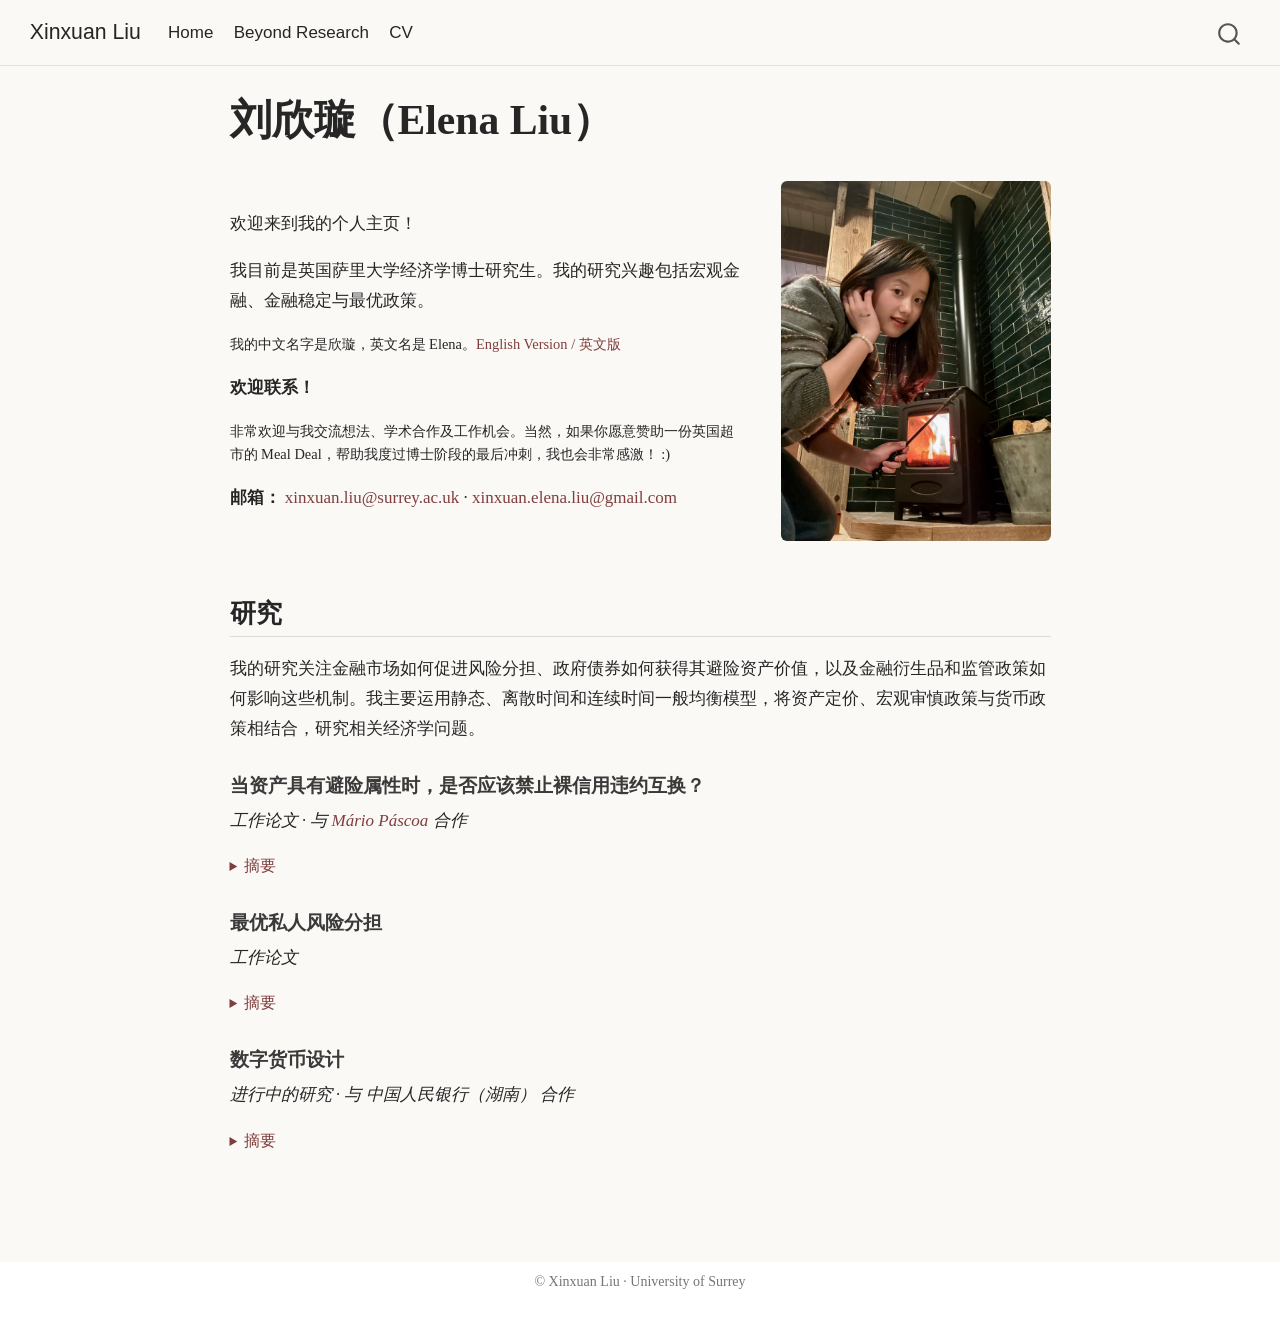
<file: docs/chinese.html>
<!DOCTYPE html>
<html xmlns="http://www.w3.org/1999/xhtml" lang="zh-CN" xml:lang="zh-CN"><head>

<meta charset="utf-8">
<meta name="generator" content="quarto-1.11.9">

<meta name="viewport" content="width=device-width, initial-scale=1.0, user-scalable=yes">


<title>chinese – Xinxuan Liu</title>
<style>
/* Default styles provided by pandoc.
** See https://pandoc.org/MANUAL.html#variables-for-html for config info.
*/
span.smallcaps{font-variant: small-caps;}
div.columns{display: flex; gap: 1.5em;}
div.column{flex: auto;}
@media screen {
div.columns{gap: min(4vw, 1.5em);}
div.column{overflow-x: auto;}
}
div.hanging-indent{margin-left: 1.5em; text-indent: -1.5em;}
ul.task-list{list-style: none;}
ul.task-list li input[type="checkbox"] {
  width: 0.8em;
  margin: 0 0.8em 0.2em -1em; /* quarto-specific, see https://github.com/quarto-dev/quarto-cli/issues/4556 */ 
  vertical-align: middle;
}
</style>


<script src="site_libs/quarto-nav/quarto-nav.js"></script>
<script src="site_libs/quarto-nav/headroom.min.js"></script>
<script src="site_libs/clipboard/clipboard.min.js"></script>
<script src="site_libs/quarto-search/autocomplete.umd.js"></script>
<script src="site_libs/quarto-search/fuse.min.js"></script>
<script src="site_libs/quarto-search/quarto-search.js"></script>
<meta name="quarto:offset" content="./">
<script src="site_libs/quarto-html/quarto.js" type="module"></script>
<script src="site_libs/quarto-html/tabsets/tabsets.js" type="module"></script>
<script src="site_libs/quarto-html/scrollable-regions/scrollable-regions.js" type="module"></script>
<script src="site_libs/quarto-html/popper.min.js"></script>
<script src="site_libs/quarto-html/tippy.umd.min.js"></script>
<script src="site_libs/quarto-html/anchor.min.js"></script>
<link href="site_libs/quarto-html/tippy.css" rel="stylesheet">
<link href="site_libs/quarto-html/quarto-syntax-highlighting-63b5708e65d6cd79cd7618c58d0c21e7.css" rel="stylesheet" id="quarto-text-highlighting-styles">
<script src="site_libs/bootstrap/bootstrap.min.js"></script>
<link href="site_libs/bootstrap/bootstrap-icons.css" rel="stylesheet">
<link href="site_libs/bootstrap/bootstrap-c480cf4401308b30efcc73267cdf14cd.min.css" rel="stylesheet" append-hash="true" id="quarto-bootstrap" data-mode="light">
<script id="quarto-search-options" type="application/json">{
  "location": "navbar",
  "copy-button": false,
  "collapse-after": 3,
  "panel-placement": "end",
  "type": "overlay",
  "limit": 50,
  "keyboard-shortcut": [
    "f",
    "/",
    "s"
  ],
  "show-item-context": false,
  "language": {
    "search-no-results-text": "没有结果",
    "search-matching-documents-text": "匹配的文档",
    "search-copy-link-title": "复制搜索链接",
    "search-hide-matches-text": "隐藏其它匹配结果",
    "search-more-match-text": "更多匹配结果",
    "search-more-matches-text": "更多匹配结果",
    "search-clear-button-title": "清除",
    "search-text-placeholder": "",
    "search-detached-cancel-button-title": "取消",
    "search-submit-button-title": "提交",
    "search-label": "搜索"
  }
}</script>


<link rel="stylesheet" href="styles.css">
</head>

<body class="nav-fixed quarto-light"><a id="quarto-skip-link" class="visually-hidden-focusable" href="#quarto-document-content">跳至主要内容</a>

<div id="quarto-search-results"></div>
  <header id="quarto-header" class="headroom fixed-top">
    <nav class="navbar navbar-expand-lg " data-bs-theme="dark" aria-label="网站">
      <div class="navbar-container container-fluid">
      <div class="navbar-brand-container mx-auto">
    <a class="navbar-brand" href="./index.html">
    <span class="navbar-title">Xinxuan Liu</span>
    </a>
  </div>
          <button class="navbar-toggler" type="button" data-bs-toggle="collapse" data-bs-target="#navbarCollapse" aria-controls="navbarCollapse" aria-expanded="false" aria-label="展开或折叠导航栏" onclick="if (window.quartoToggleHeadroom) { window.quartoToggleHeadroom(); }">
  <span class="navbar-toggler-icon"></span>
</button>
          <div class="collapse navbar-collapse" id="navbarCollapse">
            <ul class="navbar-nav navbar-nav-scroll me-auto">
  <li class="nav-item">
    <a class="nav-link" href="./index.html"> 
<span class="menu-text">Home</span></a>
  </li>  
  <li class="nav-item">
    <a class="nav-link" href="./Beyond.html"> 
<span class="menu-text">Beyond Research</span></a>
  </li>  
  <li class="nav-item">
    <a class="nav-link" href="./cv.html"> 
<span class="menu-text">CV</span></a>
  </li>  
</ul>
          </div> <!-- /navcollapse -->
            <div class="quarto-navbar-tools">
</div>
            <div id="quarto-search" class="" title="搜索"></div>
      </div> <!-- /container-fluid -->
    </nav>
</header>
<!-- content -->
<div id="quarto-content" class="quarto-container page-columns page-rows-contents page-layout-full page-navbar">
<!-- sidebar -->
<!-- margin-sidebar -->
    
<!-- main -->
<main class="content column-page" id="quarto-document-content" tabindex="-1"><header id="title-block-header" class="quarto-title-block"><h1 class="title display-7">刘欣璇（Elena Liu）</h1></header>




<div class="homepage">
<div class="intro">
<section id="刘欣璇elena-liu" class="level1 intro-text">

<p>欢迎来到我的个人主页！</p>
<p>我目前是英国萨里大学经济学博士研究生。我的研究兴趣包括宏观金融、金融稳定与最优政策。</p>
<div style="font-size: 0.85em; line-height: 1.6;">
<p>
我的中文名字是欣璇，英文名是 Elena。<a href="./index.html">English Version / 英文版</a>
</p>
</div>
<p><strong>欢迎联系！</strong></p>
<div style="font-size: 0.85em; line-height: 1.6;">
<p>
非常欢迎与我交流想法、学术合作及工作机会。当然，如果你愿意赞助一份英国超市的 Meal Deal，帮助我度过博士阶段的最后冲刺，我也会非常感激！ :)
</p>
</div>
<p><strong>邮箱：</strong> <a href="mailto:xinxuan.liu@surrey.ac.uk">xinxuan.liu@surrey.ac.uk</a> · <a href="mailto:xinxuan.elena.liu@gmail.com">xinxuan.elena.liu@gmail.com</a></p>
</section>
<div class="portrait">
<p><img src="assets/xinxuan_fixed.jpg" class="img-fluid" width="280"></p>
</div>
</div>
<section id="研究" class="level2">
<h2 class="anchored" data-anchor-id="研究">研究</h2>
<p>我的研究关注金融市场如何促进风险分担、政府债券如何获得其避险资产价值，以及金融衍生品和监管政策如何影响这些机制。我主要运用静态、离散时间和连续时间一般均衡模型，将资产定价、宏观审慎政策与货币政策相结合，研究相关经济学问题。</p>
<section id="当资产具有避险属性时是否应该禁止裸信用违约互换" class="level3">
<h3 class="anchored" data-anchor-id="当资产具有避险属性时是否应该禁止裸信用违约互换">当资产具有避险属性时，是否应该禁止裸信用违约互换？</h3>
<p><em>工作论文 · 与 <a href="https://www.surrey.ac.uk/people/mario-pascoa">Mário Páscoa</a> 合作</em></p>
<details class="research-abstract">
<summary>
摘要
</summary>
<p>
本文研究当标的证券同时作为融资市场中的抵押品时，禁止裸信用违约互换（CDS）所产生的影响。我们构建了一个连接证券市场、回购融资市场与 CDS 市场的一般均衡模型。在这一框架中，CDS 的持券覆盖要求不仅改变投资者的风险对冲机会，也会影响稀缺抵押品在不同金融市场之间的配置。监管政策的影响在很大程度上取决于标的证券对宏观经济状态的风险暴露。当证券具有避险资产属性时，覆盖要求可能使抵押品退出回购市场，并压低证券价格。相反，当证券具有顺周期属性时，同样的监管措施可能支撑资产价格并降低 CDS 溢价。本文揭示了旨在限制投机活动的监管措施如何通过抵押品稀缺及金融市场之间的相互联系产生非预期后果。
</p>
</details>
</section>
<section id="最优私人风险分担" class="level3">
<h3 class="anchored" data-anchor-id="最优私人风险分担">最优私人风险分担</h3>
<p><em>工作论文</em></p>
<details class="research-abstract">
<summary>
摘要
</summary>
<p>
本文研究私人风险分担、政府债券的安全资产价值与宏观审慎政策之间的相互作用。我构建了一个连续时间一般均衡模型，其中异质性家庭面临特质风险，并通过向金融中介购买看跌期权来对冲下行风险。私人保险在改善风险分担的同时，也会改变家庭对政府债券的需求。政府债券的价值部分来源于其支持跨期财富转移和动态交易的功能。金融中介受到杠杆约束，因此其风险承担能力、私人对冲机会与均衡资产价格之间存在内在联系。通过比较分散化市场均衡与约束有效配置，本文考察不完全风险分担的福利后果，以及宏观审慎监管可能发挥的作用。研究强调，针对金融中介的监管政策不仅影响私人保险市场，也可能改变家庭资产组合、风险分担，和安全资产的均衡估值。
</p>
</details>
</section>
<section id="数字货币设计" class="level3">
<h3 class="anchored" data-anchor-id="数字货币设计">数字货币设计</h3>
<p><em>进行中的研究 · 与 中国人民银行（湖南） 合作</em></p>
<details class="research-abstract">
<summary>
摘要
</summary>
<p>
本项目构建一个包含银行存款与数字货币的理论框架，研究中国人口老龄化如何与金融中介活动、货币政策传导及社会福利相互作用。
</p>
</details>


</section>
</section>
</div>

</main> <!-- /main -->
<script id="quarto-html-after-body" type="application/javascript">
  window.document.addEventListener("DOMContentLoaded", function (event) {
    const icon = "";
    const anchorJS = new window.AnchorJS();
    anchorJS.options = {
      placement: 'right',
      icon: icon
    };
    anchorJS.add('.anchored');
    const isCodeAnnotation = (el) => {
      for (const clz of el.classList) {
        if (clz.startsWith('code-annotation-')) {                     
          return true;
        }
      }
      return false;
    }
    const onCopySuccess = function(e) {
      // button target
      const button = e.trigger;
      // don't keep focus
      button.blur();
      // flash "checked"
      button.classList.add('code-copy-button-checked');
      var currentTitle = button.getAttribute("title");
      button.setAttribute("title", "已复制");
      let tooltip;
      if (window.bootstrap) {
        button.setAttribute("data-bs-toggle", "tooltip");
        button.setAttribute("data-bs-placement", "left");
        button.setAttribute("data-bs-title", "已复制");
        tooltip = new bootstrap.Tooltip(button, 
          { trigger: "manual", 
            customClass: "code-copy-button-tooltip",
            offset: [0, -8]});
        tooltip.show();    
      }
      setTimeout(function() {
        if (tooltip) {
          tooltip.hide();
          button.removeAttribute("data-bs-title");
          button.removeAttribute("data-bs-toggle");
          button.removeAttribute("data-bs-placement");
        }
        button.setAttribute("title", currentTitle);
        button.classList.remove('code-copy-button-checked');
      }, 1000);
      // clear code selection
      e.clearSelection();
    }
    const getTextToCopy = function(trigger) {
      const outerScaffold = trigger.parentElement.cloneNode(true);
      const codeEl = outerScaffold.querySelector('code');
      for (const childEl of codeEl.children) {
        if (isCodeAnnotation(childEl)) {
          childEl.remove();
        }
      }
      return codeEl.innerText;
    }
    const clipboard = new window.ClipboardJS('.code-copy-button:not([data-in-quarto-modal])', {
      text: getTextToCopy
    });
    clipboard.on('success', onCopySuccess);
    if (window.document.getElementById('quarto-embedded-source-code-modal')) {
      const clipboardModal = new window.ClipboardJS('.code-copy-button[data-in-quarto-modal]', {
        text: getTextToCopy,
        container: window.document.getElementById('quarto-embedded-source-code-modal')
      });
      clipboardModal.on('success', onCopySuccess);
    }
      var localhostRegex = new RegExp(/^(?:http|https):\/\/localhost\:?[0-9]*\//);
      var mailtoRegex = new RegExp(/^mailto:/);
        var filterRegex = new RegExp('/' + window.location.host + '/');
      const newWindowLabel = "(opens in a new tab)";
      const newWindowNoteId = "quarto-ext-newwindow-label";
      // Links reference one hidden label through aria-describedby, so the
      // announcement never changes their accessible name.
      var describeNewWindow = (link) => {
        if (!window.document.getElementById(newWindowNoteId)) {
          var newWindowNote = window.document.createElement("span");
          newWindowNote.id = newWindowNoteId;
          newWindowNote.hidden = true;
          newWindowNote.textContent = newWindowLabel;
          window.document.body.appendChild(newWindowNote);
        }
        var describedBy = (link.getAttribute("aria-describedby") || "").split(/\s+/).filter(Boolean);
        if (!describedBy.includes(newWindowNoteId)) {
          describedBy.push(newWindowNoteId);
          link.setAttribute("aria-describedby", describedBy.join(" "));
        }
      }
      var isInternal = (href) => {
          return filterRegex.test(href) || localhostRegex.test(href) || mailtoRegex.test(href);
      }
      // Inspect non-navigation links and adorn them if external
      window.quartoDecorateExternalLinks = function (root) {
     var links = (root || window.document).querySelectorAll('a[href]:not(.nav-link):not(.navbar-brand):not(.toc-action):not(.sidebar-link):not(.sidebar-item-toggle):not(.pagination-link):not(.no-external):not([aria-hidden]):not(.dropdown-item):not(.quarto-navigation-tool):not(.about-link)');
      for (var i=0; i<links.length; i++) {
        const link = links[i];
        if (!isInternal(link.href)) {
          // undo the damage that might have been done by quarto-nav.js in the case of
          // links that we want to consider external
          if (link.dataset.originalHref !== undefined) {
            link.href = link.dataset.originalHref;
          }
            // target, if specified
            link.setAttribute("target", "_blank");
            if (link.getAttribute("rel") === null) {
              link.setAttribute("rel", "noopener");
            }
            describeNewWindow(link);
          if (!link.classList.contains('no-external-icon')) {
          }
        }
      }
      };
      window.quartoDecorateExternalLinks(window.document);
    // Esc closes the popup (WCAG 1.4.13) and focus leaving both trigger and
    // popup closes it (WCAG 2.4.11); tippy handles neither for interactive popups.
    const hideOnEscAndFocusOut = {
      name: 'hideOnEscAndFocusOut',
      defaultValue: true,
      fn(instance) {
        const dismiss = () => {
          // A show scheduled by the trigger delay would otherwise reopen it
          instance.clearDelayTimeouts();
          instance.hide();
        };
        const onKeyDown = (event) => {
          if (event.key !== 'Escape') {
            return;
          }
          // Keep Esc from also reaching page handlers (e.g. reveal.js overview),
          // except an open reveal.js slide menu, which Esc should close too.
          // The menu handles keys only when its keyboard option is on.
          const menuHandlesEsc = window.Reveal?.getPlugin?.('menu')?.isOpen() &&
            window.Reveal.getConfig().menu?.keyboard !== false;
          if (!menuHandlesEsc) {
            event.stopPropagation();
          }
          if (instance.popper.contains(window.document.activeElement)) {
            // Disabled while refocusing so the focus trigger does not reopen it
            instance.disable();
            instance.reference.focus();
            instance.enable();
          }
          dismiss();
        };
        const onFocusOut = (event) => {
          const target = event.relatedTarget;
          if (target && !instance.reference.contains(target) &&
              !instance.popper.contains(target)) {
            dismiss();
          }
        };
        // On the trigger too: a click trigger (code-annotations: select) has no
        // blur handling. Attached for the instance's lifetime so leaving the
        // trigger also cancels a show still pending on the trigger delay.
        instance.reference.addEventListener('focusout', onFocusOut);
        return {
          onShow() {
            window.document.addEventListener('keydown', onKeyDown, true);
            instance.popper.addEventListener('focusout', onFocusOut);
          },
          onHide() {
            window.document.removeEventListener('keydown', onKeyDown, true);
            instance.popper.removeEventListener('focusout', onFocusOut);
          },
          onDestroy() {
            instance.reference.removeEventListener('focusout', onFocusOut);
          },
        };
      },
    };
    function tippyHover(el, contentFn, onTriggerFn, onUntriggerFn) {
      const config = {
        allowHTML: true,
        maxWidth: 500,
        delay: 100,
        arrow: false,
        appendTo: function(el) {
            return el.parentElement;
        },
        interactive: true,
        interactiveBorder: 10,
        theme: 'quarto',
        placement: 'bottom-start',
        plugins: [hideOnEscAndFocusOut],
      };
      if (contentFn) {
        config.content = contentFn;
      }
      if (onTriggerFn) {
        config.onTrigger = onTriggerFn;
      }
      if (onUntriggerFn) {
        config.onUntrigger = onUntriggerFn;
      }
      window.tippy(el, config); 
    }
    const noterefs = window.document.querySelectorAll('a[role="doc-noteref"]');
    for (var i=0; i<noterefs.length; i++) {
      const ref = noterefs[i];
      tippyHover(ref, function() {
        // use id or data attribute instead here
        let href = ref.getAttribute('data-footnote-href') || ref.getAttribute('href');
        try { href = new URL(href).hash; } catch {}
        const id = href.replace(/^#\/?/, "");
        const note = window.document.getElementById(id);
        if (note) {
          return note.innerHTML;
        } else {
          return "";
        }
      });
    }
    const xrefs = window.document.querySelectorAll('a.quarto-xref');
    const processXRef = (id, note) => {
      // Strip column container classes
      const stripColumnClz = (el) => {
        el.classList.remove("page-full", "page-columns");
        if (el.children) {
          for (const child of el.children) {
            stripColumnClz(child);
          }
        }
      }
      stripColumnClz(note)
      if (id === null || id.startsWith('sec-')) {
        // Special case sections, only their first couple elements
        const container = document.createElement("div");
        if (note.children && note.children.length > 2) {
          container.appendChild(note.children[0].cloneNode(true));
          for (let i = 1; i < note.children.length; i++) {
            const child = note.children[i];
            if (child.tagName === "P" && child.innerText === "") {
              continue;
            } else {
              container.appendChild(child.cloneNode(true));
              break;
            }
          }
          if (window.Quarto?.typesetMath) {
            window.Quarto.typesetMath(container);
          }
          return container.innerHTML
        } else {
          if (window.Quarto?.typesetMath) {
            window.Quarto.typesetMath(note);
          }
          return note.innerHTML;
        }
      } else {
        // Remove any anchor links if they are present
        const anchorLink = note.querySelector('a.anchorjs-link');
        if (anchorLink) {
          anchorLink.remove();
        }
        if (window.Quarto?.typesetMath) {
          window.Quarto.typesetMath(note);
        }
        if (note.classList.contains("callout")) {
          return note.outerHTML;
        } else {
          return note.innerHTML;
        }
      }
    }
    for (var i=0; i<xrefs.length; i++) {
      const xref = xrefs[i];
      tippyHover(xref, undefined, function(instance) {
        instance.disable();
        let url = xref.getAttribute('href');
        let hash = undefined; 
        if (url.startsWith('#')) {
          hash = url;
        } else {
          try { hash = new URL(url).hash; } catch {}
        }
        if (hash) {
          const id = hash.replace(/^#\/?/, "");
          const note = window.document.getElementById(id);
          if (note !== null) {
            try {
              const html = processXRef(id, note.cloneNode(true));
              instance.setContent(html);
            } finally {
              instance.enable();
              instance.show();
            }
          } else {
            // See if we can fetch this
            fetch(url.split('#')[0])
            .then(res => res.text())
            .then(html => {
              const parser = new DOMParser();
              const htmlDoc = parser.parseFromString(html, "text/html");
              const note = htmlDoc.getElementById(id);
              if (note !== null) {
                const html = processXRef(id, note);
                instance.setContent(html);
              } 
            }).finally(() => {
              instance.enable();
              instance.show();
            });
          }
        } else {
          // See if we can fetch a full url (with no hash to target)
          // This is a special case and we should probably do some content thinning / targeting
          fetch(url)
          .then(res => res.text())
          .then(html => {
            const parser = new DOMParser();
            const htmlDoc = parser.parseFromString(html, "text/html");
            const note = htmlDoc.querySelector('main.content');
            if (note !== null) {
              // This should only happen for chapter cross references
              // (since there is no id in the URL)
              // remove the first header
              if (note.children.length > 0 && note.children[0].tagName === "HEADER") {
                note.children[0].remove();
              }
              const html = processXRef(null, note);
              instance.setContent(html);
            } 
          }).finally(() => {
            instance.enable();
            instance.show();
          });
        }
      }, function(instance) {
      });
    }
        let selectedAnnoteEl;
        const selectorForAnnotation = ( cell, annotation) => {
          let cellAttr = 'data-code-cell="' + cell + '"';
          let lineAttr = 'data-code-annotation="' +  annotation + '"';
          const selector = 'span[' + cellAttr + '][' + lineAttr + ']';
          return selector;
        }
        const selectCodeLines = (annoteEl) => {
          const doc = window.document;
          const targetCell = annoteEl.getAttribute("data-target-cell");
          const targetAnnotation = annoteEl.getAttribute("data-target-annotation");
          const annoteSpan = window.document.querySelector(selectorForAnnotation(targetCell, targetAnnotation));
          const lines = annoteSpan.getAttribute("data-code-lines").split(",");
          const lineIds = lines.map((line) => {
            return targetCell + "-" + line;
          })
          // Each band is positioned against its own containing block, which is
          // not the offsetParent of the lines, so place it from client rects.
          const placeBand = (band, firstEl, lastEl, codeBlock) => {
            const container = band.offsetParent;
            if (container === null) {
              return;
            }
            const containerRect = container.getBoundingClientRect();
            // Reveal.js scales slides with a transform, so convert client
            // pixels back to the CSS pixels of the container.
            const scale = containerRect.height / container.offsetHeight || 1;
            const firstRect = firstEl.getBoundingClientRect();
            const lastRect = lastEl.getBoundingClientRect();
            const top = (firstRect.top - containerRect.top) / scale - container.clientTop + container.scrollTop;
            const height = (lastRect.bottom - firstRect.top) / scale;
            band.style.top = top - 2 + "px";
            band.style.height = height + 4 + "px";
            if (codeBlock) {
              // Without the copy button wrapper, the containing block is wider
              // than the code block, so span the code block explicitly.
              const blockRect = codeBlock.getBoundingClientRect();
              band.style.left = (blockRect.left - containerRect.left) / scale - container.clientLeft + container.scrollLeft + "px";
              band.style.width = blockRect.width / scale + "px";
            }
          };
          if (lineIds.length > 0) {
            const el = window.document.getElementById(lineIds[0]);
            const lastEl = window.document.getElementById(lineIds[lineIds.length - 1]);
            const parent = el.parentElement.parentElement;
            // cook up a div (if necessary) and position it
            let div = window.document.getElementById("code-annotation-line-highlight");
            if (div === null) {
              div = window.document.createElement("div");
              div.setAttribute("id", "code-annotation-line-highlight");
              div.style.position = 'absolute';
              parent.appendChild(div);
            }
            placeBand(div, el, lastEl, parent.closest("div.sourceCode") || parent);
            let gutterDiv = window.document.getElementById("code-annotation-line-highlight-gutter");
            if (gutterDiv === null) {
              gutterDiv = window.document.createElement("div");
              gutterDiv.setAttribute("id", "code-annotation-line-highlight-gutter");
              gutterDiv.style.position = 'absolute';
              const codeCell = window.document.getElementById(targetCell);
              const gutter = codeCell.querySelector('.code-annotation-gutter');
              gutter.appendChild(gutterDiv);
            }
            placeBand(gutterDiv, el, lastEl);
            selectedAnnoteEl = annoteEl;
          }
        };
        const unselectCodeLines = () => {
          const elementsIds = ["code-annotation-line-highlight", "code-annotation-line-highlight-gutter"];
          elementsIds.forEach((elId) => {
            const div = window.document.getElementById(elId);
            if (div) {
              div.remove();
            }
          });
          selectedAnnoteEl = undefined;
        };
          // Handle positioning of the toggle
      window.addEventListener(
        "resize",
        throttle(() => {
          elRect = undefined;
          if (selectedAnnoteEl) {
            selectCodeLines(selectedAnnoteEl);
          }
        }, 10)
      );
      function throttle(fn, ms) {
      let throttle = false;
      let timer;
        return (...args) => {
          if(!throttle) { // first call gets through
              fn.apply(this, args);
              throttle = true;
          } else { // all the others get throttled
              if(timer) clearTimeout(timer); // cancel #2
              timer = setTimeout(() => {
                fn.apply(this, args);
                timer = throttle = false;
              }, ms);
          }
        };
      }
        // Attach click handler to the DT
        const annoteDls = window.document.querySelectorAll('dt[data-target-cell]');
        for (const annoteDlNode of annoteDls) {
          annoteDlNode.addEventListener('click', (event) => {
            const clickedEl = event.target;
            if (clickedEl !== selectedAnnoteEl) {
              unselectCodeLines();
              const activeEl = window.document.querySelector('dt[data-target-cell].code-annotation-active');
              if (activeEl) {
                activeEl.classList.remove('code-annotation-active');
              }
              selectCodeLines(clickedEl);
              clickedEl.classList.add('code-annotation-active');
            } else {
              // Unselect the line
              unselectCodeLines();
              clickedEl.classList.remove('code-annotation-active');
            }
          });
        }
    const findCites = (el) => {
      const parentEl = el.parentElement;
      if (parentEl) {
        const cites = parentEl.dataset.cites;
        if (cites) {
          return {
            el,
            cites: cites.split(' ')
          };
        } else {
          return findCites(el.parentElement)
        }
      } else {
        return undefined;
      }
    };
    var bibliorefs = window.document.querySelectorAll('a[role="doc-biblioref"]');
    for (var i=0; i<bibliorefs.length; i++) {
      const ref = bibliorefs[i];
      const citeInfo = findCites(ref);
      if (citeInfo) {
        tippyHover(citeInfo.el, function() {
          var popup = window.document.createElement('div');
          citeInfo.cites.forEach(function(cite) {
            var citeDiv = window.document.createElement('div');
            citeDiv.classList.add('hanging-indent');
            citeDiv.classList.add('csl-entry');
            var biblioDiv = window.document.getElementById('ref-' + cite);
            if (biblioDiv) {
              citeDiv.innerHTML = biblioDiv.innerHTML;
            }
            popup.appendChild(citeDiv);
          });
          return popup.innerHTML;
        });
      }
    }
  });
  </script>
  <script type="application/javascript">
  window.quartoScrollableRegionsLabels = {"code":"可滚动的代码","output":"可滚动的输出"};
  </script>
</div> <!-- /content -->
<footer class="footer">
  <div class="nav-footer">
    <div class="nav-footer-left">
      &nbsp;
    </div>   
    <div class="nav-footer-center">
<p>© Xinxuan Liu · University of Surrey</p>
</div>
    <div class="nav-footer-right">
      &nbsp;
    </div>
  </div>
</footer>




</body></html>
</file>
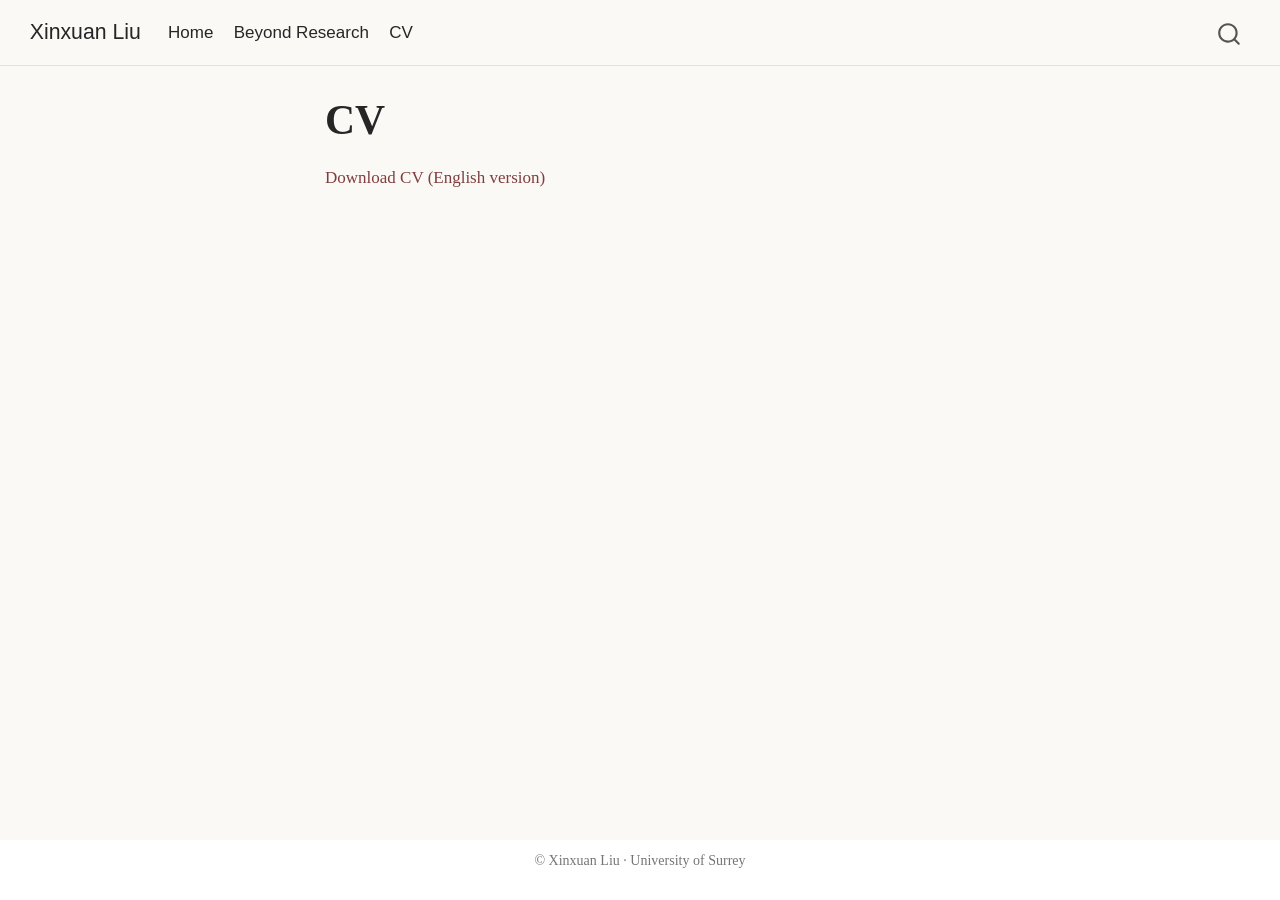
<file: docs/cv.html>
<!DOCTYPE html>
<html xmlns="http://www.w3.org/1999/xhtml" lang="en" xml:lang="en"><head>

<meta charset="utf-8">
<meta name="generator" content="quarto-1.11.9">

<meta name="viewport" content="width=device-width, initial-scale=1.0, user-scalable=yes">


<title>CV – Xinxuan Liu</title>
<style>
/* Default styles provided by pandoc.
** See https://pandoc.org/MANUAL.html#variables-for-html for config info.
*/
span.smallcaps{font-variant: small-caps;}
div.columns{display: flex; gap: 1.5em;}
div.column{flex: auto;}
@media screen {
div.columns{gap: min(4vw, 1.5em);}
div.column{overflow-x: auto;}
}
div.hanging-indent{margin-left: 1.5em; text-indent: -1.5em;}
ul.task-list{list-style: none;}
ul.task-list li input[type="checkbox"] {
  width: 0.8em;
  margin: 0 0.8em 0.2em -1em; /* quarto-specific, see https://github.com/quarto-dev/quarto-cli/issues/4556 */ 
  vertical-align: middle;
}
</style>


<script src="site_libs/quarto-nav/quarto-nav.js"></script>
<script src="site_libs/quarto-nav/headroom.min.js"></script>
<script src="site_libs/clipboard/clipboard.min.js"></script>
<script src="site_libs/quarto-search/autocomplete.umd.js"></script>
<script src="site_libs/quarto-search/fuse.min.js"></script>
<script src="site_libs/quarto-search/quarto-search.js"></script>
<meta name="quarto:offset" content="./">
<script src="site_libs/quarto-html/quarto.js" type="module"></script>
<script src="site_libs/quarto-html/tabsets/tabsets.js" type="module"></script>
<script src="site_libs/quarto-html/scrollable-regions/scrollable-regions.js" type="module"></script>
<script src="site_libs/quarto-html/popper.min.js"></script>
<script src="site_libs/quarto-html/tippy.umd.min.js"></script>
<script src="site_libs/quarto-html/anchor.min.js"></script>
<link href="site_libs/quarto-html/tippy.css" rel="stylesheet">
<link href="site_libs/quarto-html/quarto-syntax-highlighting-63b5708e65d6cd79cd7618c58d0c21e7.css" rel="stylesheet" id="quarto-text-highlighting-styles">
<script src="site_libs/bootstrap/bootstrap.min.js"></script>
<link href="site_libs/bootstrap/bootstrap-icons.css" rel="stylesheet">
<link href="site_libs/bootstrap/bootstrap-c480cf4401308b30efcc73267cdf14cd.min.css" rel="stylesheet" append-hash="true" id="quarto-bootstrap" data-mode="light">
<script id="quarto-search-options" type="application/json">{
  "location": "navbar",
  "copy-button": false,
  "collapse-after": 3,
  "panel-placement": "end",
  "type": "overlay",
  "limit": 50,
  "keyboard-shortcut": [
    "f",
    "/",
    "s"
  ],
  "show-item-context": false,
  "language": {
    "search-no-results-text": "No results",
    "search-matching-documents-text": "matching documents",
    "search-copy-link-title": "Copy link to search",
    "search-hide-matches-text": "Hide additional matches",
    "search-more-match-text": "more match in this document",
    "search-more-matches-text": "more matches in this document",
    "search-clear-button-title": "Clear",
    "search-text-placeholder": "",
    "search-detached-cancel-button-title": "Cancel",
    "search-submit-button-title": "Submit",
    "search-label": "Search"
  }
}</script>


<link rel="stylesheet" href="styles.css">
</head>

<body class="nav-fixed fullcontent quarto-light"><a id="quarto-skip-link" class="visually-hidden-focusable" href="#quarto-document-content">Skip to main content</a>

<div id="quarto-search-results"></div>
  <header id="quarto-header" class="headroom fixed-top">
    <nav class="navbar navbar-expand-lg " data-bs-theme="dark" aria-label="Site">
      <div class="navbar-container container-fluid">
      <div class="navbar-brand-container mx-auto">
    <a class="navbar-brand" href="./index.html">
    <span class="navbar-title">Xinxuan Liu</span>
    </a>
  </div>
          <button class="navbar-toggler" type="button" data-bs-toggle="collapse" data-bs-target="#navbarCollapse" aria-controls="navbarCollapse" aria-expanded="false" aria-label="Toggle navigation" onclick="if (window.quartoToggleHeadroom) { window.quartoToggleHeadroom(); }">
  <span class="navbar-toggler-icon"></span>
</button>
          <div class="collapse navbar-collapse" id="navbarCollapse">
            <ul class="navbar-nav navbar-nav-scroll me-auto">
  <li class="nav-item">
    <a class="nav-link" href="./index.html"> 
<span class="menu-text">Home</span></a>
  </li>  
  <li class="nav-item">
    <a class="nav-link" href="./Beyond.html"> 
<span class="menu-text">Beyond Research</span></a>
  </li>  
  <li class="nav-item">
    <a class="nav-link active" href="./cv.html" aria-current="page"> 
<span class="menu-text">CV</span></a>
  </li>  
</ul>
          </div> <!-- /navcollapse -->
            <div class="quarto-navbar-tools">
</div>
            <div id="quarto-search" class="" title="Search"></div>
      </div> <!-- /container-fluid -->
    </nav>
</header>
<!-- content -->
<div id="quarto-content" class="quarto-container page-columns page-rows-contents page-layout-article page-navbar">
<!-- sidebar -->
<!-- margin-sidebar -->
    
<!-- main -->
<main class="content" id="quarto-document-content" tabindex="-1">

<header id="title-block-header" class="quarto-title-block default">
<div class="quarto-title">
<h1 class="title">CV</h1>
</div>



<div class="quarto-title-meta">

    
  
    
  </div>
  


</header>


<p><a href="assets/CV-Xinxuan-Liu.pdf">Download CV (English version)</a></p>



</main> <!-- /main -->
<script id="quarto-html-after-body" type="application/javascript">
  window.document.addEventListener("DOMContentLoaded", function (event) {
    const icon = "";
    const anchorJS = new window.AnchorJS();
    anchorJS.options = {
      placement: 'right',
      icon: icon
    };
    anchorJS.add('.anchored');
    const isCodeAnnotation = (el) => {
      for (const clz of el.classList) {
        if (clz.startsWith('code-annotation-')) {                     
          return true;
        }
      }
      return false;
    }
    const onCopySuccess = function(e) {
      // button target
      const button = e.trigger;
      // don't keep focus
      button.blur();
      // flash "checked"
      button.classList.add('code-copy-button-checked');
      var currentTitle = button.getAttribute("title");
      button.setAttribute("title", "Copied!");
      let tooltip;
      if (window.bootstrap) {
        button.setAttribute("data-bs-toggle", "tooltip");
        button.setAttribute("data-bs-placement", "left");
        button.setAttribute("data-bs-title", "Copied!");
        tooltip = new bootstrap.Tooltip(button, 
          { trigger: "manual", 
            customClass: "code-copy-button-tooltip",
            offset: [0, -8]});
        tooltip.show();    
      }
      setTimeout(function() {
        if (tooltip) {
          tooltip.hide();
          button.removeAttribute("data-bs-title");
          button.removeAttribute("data-bs-toggle");
          button.removeAttribute("data-bs-placement");
        }
        button.setAttribute("title", currentTitle);
        button.classList.remove('code-copy-button-checked');
      }, 1000);
      // clear code selection
      e.clearSelection();
    }
    const getTextToCopy = function(trigger) {
      const outerScaffold = trigger.parentElement.cloneNode(true);
      const codeEl = outerScaffold.querySelector('code');
      for (const childEl of codeEl.children) {
        if (isCodeAnnotation(childEl)) {
          childEl.remove();
        }
      }
      return codeEl.innerText;
    }
    const clipboard = new window.ClipboardJS('.code-copy-button:not([data-in-quarto-modal])', {
      text: getTextToCopy
    });
    clipboard.on('success', onCopySuccess);
    if (window.document.getElementById('quarto-embedded-source-code-modal')) {
      const clipboardModal = new window.ClipboardJS('.code-copy-button[data-in-quarto-modal]', {
        text: getTextToCopy,
        container: window.document.getElementById('quarto-embedded-source-code-modal')
      });
      clipboardModal.on('success', onCopySuccess);
    }
      var localhostRegex = new RegExp(/^(?:http|https):\/\/localhost\:?[0-9]*\//);
      var mailtoRegex = new RegExp(/^mailto:/);
        var filterRegex = new RegExp('/' + window.location.host + '/');
      const newWindowLabel = "(opens in a new tab)";
      const newWindowNoteId = "quarto-ext-newwindow-label";
      // Links reference one hidden label through aria-describedby, so the
      // announcement never changes their accessible name.
      var describeNewWindow = (link) => {
        if (!window.document.getElementById(newWindowNoteId)) {
          var newWindowNote = window.document.createElement("span");
          newWindowNote.id = newWindowNoteId;
          newWindowNote.hidden = true;
          newWindowNote.textContent = newWindowLabel;
          window.document.body.appendChild(newWindowNote);
        }
        var describedBy = (link.getAttribute("aria-describedby") || "").split(/\s+/).filter(Boolean);
        if (!describedBy.includes(newWindowNoteId)) {
          describedBy.push(newWindowNoteId);
          link.setAttribute("aria-describedby", describedBy.join(" "));
        }
      }
      var isInternal = (href) => {
          return filterRegex.test(href) || localhostRegex.test(href) || mailtoRegex.test(href);
      }
      // Inspect non-navigation links and adorn them if external
      window.quartoDecorateExternalLinks = function (root) {
     var links = (root || window.document).querySelectorAll('a[href]:not(.nav-link):not(.navbar-brand):not(.toc-action):not(.sidebar-link):not(.sidebar-item-toggle):not(.pagination-link):not(.no-external):not([aria-hidden]):not(.dropdown-item):not(.quarto-navigation-tool):not(.about-link)');
      for (var i=0; i<links.length; i++) {
        const link = links[i];
        if (!isInternal(link.href)) {
          // undo the damage that might have been done by quarto-nav.js in the case of
          // links that we want to consider external
          if (link.dataset.originalHref !== undefined) {
            link.href = link.dataset.originalHref;
          }
            // target, if specified
            link.setAttribute("target", "_blank");
            if (link.getAttribute("rel") === null) {
              link.setAttribute("rel", "noopener");
            }
            describeNewWindow(link);
          if (!link.classList.contains('no-external-icon')) {
          }
        }
      }
      };
      window.quartoDecorateExternalLinks(window.document);
    // Esc closes the popup (WCAG 1.4.13) and focus leaving both trigger and
    // popup closes it (WCAG 2.4.11); tippy handles neither for interactive popups.
    const hideOnEscAndFocusOut = {
      name: 'hideOnEscAndFocusOut',
      defaultValue: true,
      fn(instance) {
        const dismiss = () => {
          // A show scheduled by the trigger delay would otherwise reopen it
          instance.clearDelayTimeouts();
          instance.hide();
        };
        const onKeyDown = (event) => {
          if (event.key !== 'Escape') {
            return;
          }
          // Keep Esc from also reaching page handlers (e.g. reveal.js overview),
          // except an open reveal.js slide menu, which Esc should close too.
          // The menu handles keys only when its keyboard option is on.
          const menuHandlesEsc = window.Reveal?.getPlugin?.('menu')?.isOpen() &&
            window.Reveal.getConfig().menu?.keyboard !== false;
          if (!menuHandlesEsc) {
            event.stopPropagation();
          }
          if (instance.popper.contains(window.document.activeElement)) {
            // Disabled while refocusing so the focus trigger does not reopen it
            instance.disable();
            instance.reference.focus();
            instance.enable();
          }
          dismiss();
        };
        const onFocusOut = (event) => {
          const target = event.relatedTarget;
          if (target && !instance.reference.contains(target) &&
              !instance.popper.contains(target)) {
            dismiss();
          }
        };
        // On the trigger too: a click trigger (code-annotations: select) has no
        // blur handling. Attached for the instance's lifetime so leaving the
        // trigger also cancels a show still pending on the trigger delay.
        instance.reference.addEventListener('focusout', onFocusOut);
        return {
          onShow() {
            window.document.addEventListener('keydown', onKeyDown, true);
            instance.popper.addEventListener('focusout', onFocusOut);
          },
          onHide() {
            window.document.removeEventListener('keydown', onKeyDown, true);
            instance.popper.removeEventListener('focusout', onFocusOut);
          },
          onDestroy() {
            instance.reference.removeEventListener('focusout', onFocusOut);
          },
        };
      },
    };
    function tippyHover(el, contentFn, onTriggerFn, onUntriggerFn) {
      const config = {
        allowHTML: true,
        maxWidth: 500,
        delay: 100,
        arrow: false,
        appendTo: function(el) {
            return el.parentElement;
        },
        interactive: true,
        interactiveBorder: 10,
        theme: 'quarto',
        placement: 'bottom-start',
        plugins: [hideOnEscAndFocusOut],
      };
      if (contentFn) {
        config.content = contentFn;
      }
      if (onTriggerFn) {
        config.onTrigger = onTriggerFn;
      }
      if (onUntriggerFn) {
        config.onUntrigger = onUntriggerFn;
      }
      window.tippy(el, config); 
    }
    const noterefs = window.document.querySelectorAll('a[role="doc-noteref"]');
    for (var i=0; i<noterefs.length; i++) {
      const ref = noterefs[i];
      tippyHover(ref, function() {
        // use id or data attribute instead here
        let href = ref.getAttribute('data-footnote-href') || ref.getAttribute('href');
        try { href = new URL(href).hash; } catch {}
        const id = href.replace(/^#\/?/, "");
        const note = window.document.getElementById(id);
        if (note) {
          return note.innerHTML;
        } else {
          return "";
        }
      });
    }
    const xrefs = window.document.querySelectorAll('a.quarto-xref');
    const processXRef = (id, note) => {
      // Strip column container classes
      const stripColumnClz = (el) => {
        el.classList.remove("page-full", "page-columns");
        if (el.children) {
          for (const child of el.children) {
            stripColumnClz(child);
          }
        }
      }
      stripColumnClz(note)
      if (id === null || id.startsWith('sec-')) {
        // Special case sections, only their first couple elements
        const container = document.createElement("div");
        if (note.children && note.children.length > 2) {
          container.appendChild(note.children[0].cloneNode(true));
          for (let i = 1; i < note.children.length; i++) {
            const child = note.children[i];
            if (child.tagName === "P" && child.innerText === "") {
              continue;
            } else {
              container.appendChild(child.cloneNode(true));
              break;
            }
          }
          if (window.Quarto?.typesetMath) {
            window.Quarto.typesetMath(container);
          }
          return container.innerHTML
        } else {
          if (window.Quarto?.typesetMath) {
            window.Quarto.typesetMath(note);
          }
          return note.innerHTML;
        }
      } else {
        // Remove any anchor links if they are present
        const anchorLink = note.querySelector('a.anchorjs-link');
        if (anchorLink) {
          anchorLink.remove();
        }
        if (window.Quarto?.typesetMath) {
          window.Quarto.typesetMath(note);
        }
        if (note.classList.contains("callout")) {
          return note.outerHTML;
        } else {
          return note.innerHTML;
        }
      }
    }
    for (var i=0; i<xrefs.length; i++) {
      const xref = xrefs[i];
      tippyHover(xref, undefined, function(instance) {
        instance.disable();
        let url = xref.getAttribute('href');
        let hash = undefined; 
        if (url.startsWith('#')) {
          hash = url;
        } else {
          try { hash = new URL(url).hash; } catch {}
        }
        if (hash) {
          const id = hash.replace(/^#\/?/, "");
          const note = window.document.getElementById(id);
          if (note !== null) {
            try {
              const html = processXRef(id, note.cloneNode(true));
              instance.setContent(html);
            } finally {
              instance.enable();
              instance.show();
            }
          } else {
            // See if we can fetch this
            fetch(url.split('#')[0])
            .then(res => res.text())
            .then(html => {
              const parser = new DOMParser();
              const htmlDoc = parser.parseFromString(html, "text/html");
              const note = htmlDoc.getElementById(id);
              if (note !== null) {
                const html = processXRef(id, note);
                instance.setContent(html);
              } 
            }).finally(() => {
              instance.enable();
              instance.show();
            });
          }
        } else {
          // See if we can fetch a full url (with no hash to target)
          // This is a special case and we should probably do some content thinning / targeting
          fetch(url)
          .then(res => res.text())
          .then(html => {
            const parser = new DOMParser();
            const htmlDoc = parser.parseFromString(html, "text/html");
            const note = htmlDoc.querySelector('main.content');
            if (note !== null) {
              // This should only happen for chapter cross references
              // (since there is no id in the URL)
              // remove the first header
              if (note.children.length > 0 && note.children[0].tagName === "HEADER") {
                note.children[0].remove();
              }
              const html = processXRef(null, note);
              instance.setContent(html);
            } 
          }).finally(() => {
            instance.enable();
            instance.show();
          });
        }
      }, function(instance) {
      });
    }
        let selectedAnnoteEl;
        const selectorForAnnotation = ( cell, annotation) => {
          let cellAttr = 'data-code-cell="' + cell + '"';
          let lineAttr = 'data-code-annotation="' +  annotation + '"';
          const selector = 'span[' + cellAttr + '][' + lineAttr + ']';
          return selector;
        }
        const selectCodeLines = (annoteEl) => {
          const doc = window.document;
          const targetCell = annoteEl.getAttribute("data-target-cell");
          const targetAnnotation = annoteEl.getAttribute("data-target-annotation");
          const annoteSpan = window.document.querySelector(selectorForAnnotation(targetCell, targetAnnotation));
          const lines = annoteSpan.getAttribute("data-code-lines").split(",");
          const lineIds = lines.map((line) => {
            return targetCell + "-" + line;
          })
          // Each band is positioned against its own containing block, which is
          // not the offsetParent of the lines, so place it from client rects.
          const placeBand = (band, firstEl, lastEl, codeBlock) => {
            const container = band.offsetParent;
            if (container === null) {
              return;
            }
            const containerRect = container.getBoundingClientRect();
            // Reveal.js scales slides with a transform, so convert client
            // pixels back to the CSS pixels of the container.
            const scale = containerRect.height / container.offsetHeight || 1;
            const firstRect = firstEl.getBoundingClientRect();
            const lastRect = lastEl.getBoundingClientRect();
            const top = (firstRect.top - containerRect.top) / scale - container.clientTop + container.scrollTop;
            const height = (lastRect.bottom - firstRect.top) / scale;
            band.style.top = top - 2 + "px";
            band.style.height = height + 4 + "px";
            if (codeBlock) {
              // Without the copy button wrapper, the containing block is wider
              // than the code block, so span the code block explicitly.
              const blockRect = codeBlock.getBoundingClientRect();
              band.style.left = (blockRect.left - containerRect.left) / scale - container.clientLeft + container.scrollLeft + "px";
              band.style.width = blockRect.width / scale + "px";
            }
          };
          if (lineIds.length > 0) {
            const el = window.document.getElementById(lineIds[0]);
            const lastEl = window.document.getElementById(lineIds[lineIds.length - 1]);
            const parent = el.parentElement.parentElement;
            // cook up a div (if necessary) and position it
            let div = window.document.getElementById("code-annotation-line-highlight");
            if (div === null) {
              div = window.document.createElement("div");
              div.setAttribute("id", "code-annotation-line-highlight");
              div.style.position = 'absolute';
              parent.appendChild(div);
            }
            placeBand(div, el, lastEl, parent.closest("div.sourceCode") || parent);
            let gutterDiv = window.document.getElementById("code-annotation-line-highlight-gutter");
            if (gutterDiv === null) {
              gutterDiv = window.document.createElement("div");
              gutterDiv.setAttribute("id", "code-annotation-line-highlight-gutter");
              gutterDiv.style.position = 'absolute';
              const codeCell = window.document.getElementById(targetCell);
              const gutter = codeCell.querySelector('.code-annotation-gutter');
              gutter.appendChild(gutterDiv);
            }
            placeBand(gutterDiv, el, lastEl);
            selectedAnnoteEl = annoteEl;
          }
        };
        const unselectCodeLines = () => {
          const elementsIds = ["code-annotation-line-highlight", "code-annotation-line-highlight-gutter"];
          elementsIds.forEach((elId) => {
            const div = window.document.getElementById(elId);
            if (div) {
              div.remove();
            }
          });
          selectedAnnoteEl = undefined;
        };
          // Handle positioning of the toggle
      window.addEventListener(
        "resize",
        throttle(() => {
          elRect = undefined;
          if (selectedAnnoteEl) {
            selectCodeLines(selectedAnnoteEl);
          }
        }, 10)
      );
      function throttle(fn, ms) {
      let throttle = false;
      let timer;
        return (...args) => {
          if(!throttle) { // first call gets through
              fn.apply(this, args);
              throttle = true;
          } else { // all the others get throttled
              if(timer) clearTimeout(timer); // cancel #2
              timer = setTimeout(() => {
                fn.apply(this, args);
                timer = throttle = false;
              }, ms);
          }
        };
      }
        // Attach click handler to the DT
        const annoteDls = window.document.querySelectorAll('dt[data-target-cell]');
        for (const annoteDlNode of annoteDls) {
          annoteDlNode.addEventListener('click', (event) => {
            const clickedEl = event.target;
            if (clickedEl !== selectedAnnoteEl) {
              unselectCodeLines();
              const activeEl = window.document.querySelector('dt[data-target-cell].code-annotation-active');
              if (activeEl) {
                activeEl.classList.remove('code-annotation-active');
              }
              selectCodeLines(clickedEl);
              clickedEl.classList.add('code-annotation-active');
            } else {
              // Unselect the line
              unselectCodeLines();
              clickedEl.classList.remove('code-annotation-active');
            }
          });
        }
    const findCites = (el) => {
      const parentEl = el.parentElement;
      if (parentEl) {
        const cites = parentEl.dataset.cites;
        if (cites) {
          return {
            el,
            cites: cites.split(' ')
          };
        } else {
          return findCites(el.parentElement)
        }
      } else {
        return undefined;
      }
    };
    var bibliorefs = window.document.querySelectorAll('a[role="doc-biblioref"]');
    for (var i=0; i<bibliorefs.length; i++) {
      const ref = bibliorefs[i];
      const citeInfo = findCites(ref);
      if (citeInfo) {
        tippyHover(citeInfo.el, function() {
          var popup = window.document.createElement('div');
          citeInfo.cites.forEach(function(cite) {
            var citeDiv = window.document.createElement('div');
            citeDiv.classList.add('hanging-indent');
            citeDiv.classList.add('csl-entry');
            var biblioDiv = window.document.getElementById('ref-' + cite);
            if (biblioDiv) {
              citeDiv.innerHTML = biblioDiv.innerHTML;
            }
            popup.appendChild(citeDiv);
          });
          return popup.innerHTML;
        });
      }
    }
  });
  </script>
  <script type="application/javascript">
  window.quartoScrollableRegionsLabels = {"code":"Scrollable code","output":"Scrollable output"};
  </script>
</div> <!-- /content -->
<footer class="footer">
  <div class="nav-footer">
    <div class="nav-footer-left">
      &nbsp;
    </div>   
    <div class="nav-footer-center">
<p>© Xinxuan Liu · University of Surrey</p>
</div>
    <div class="nav-footer-right">
      &nbsp;
    </div>
  </div>
</footer>




</body></html>
</file>
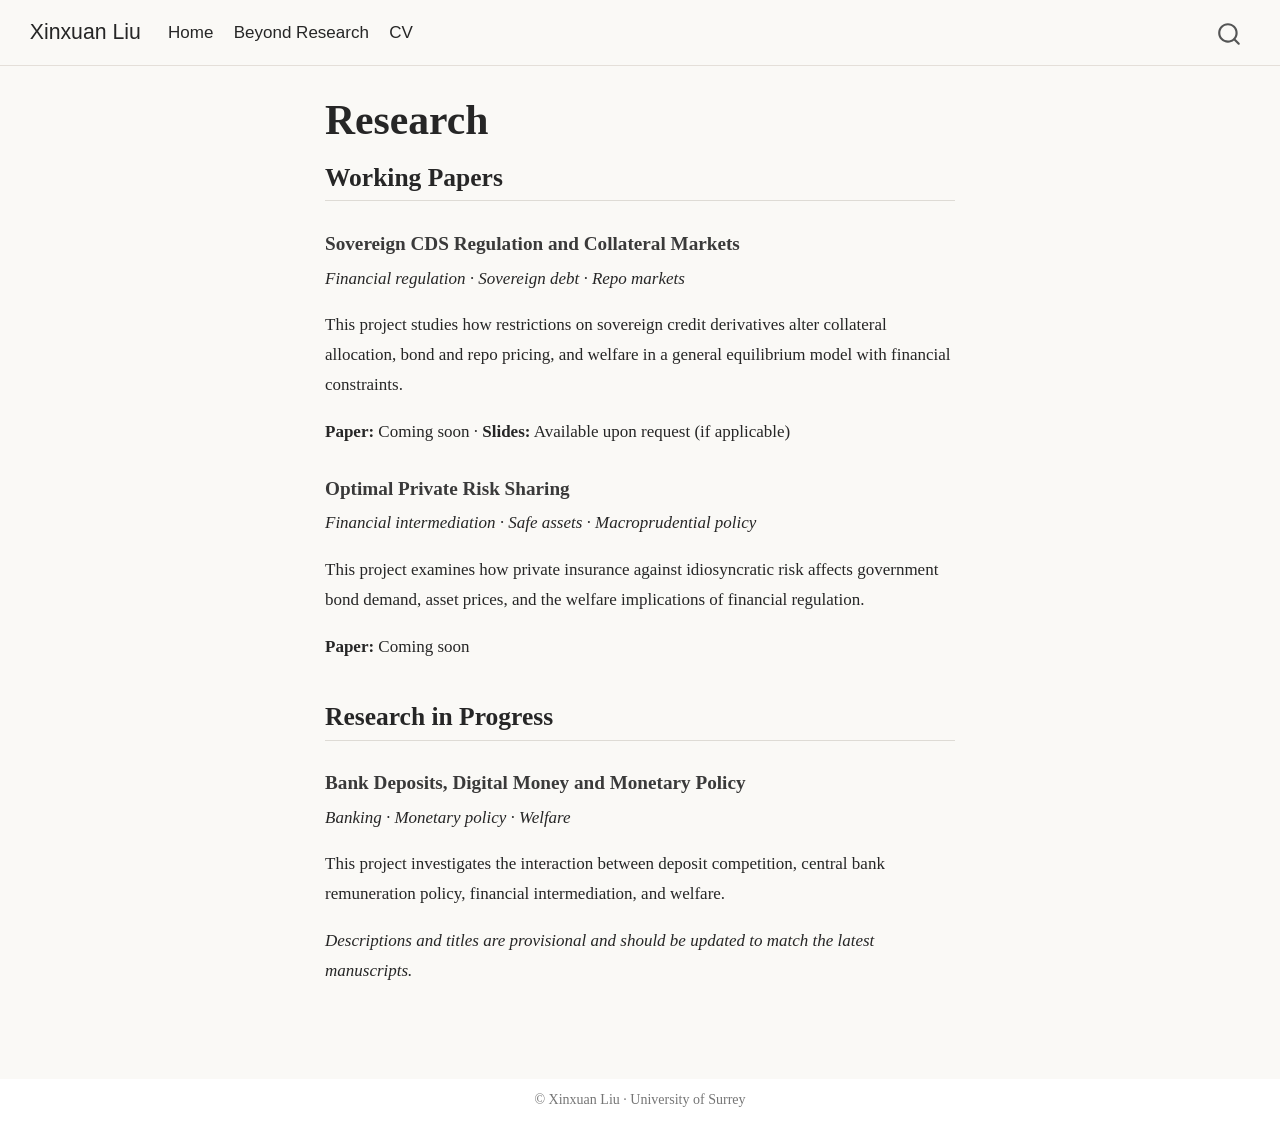
<file: docs/research.html>
<!DOCTYPE html>
<html xmlns="http://www.w3.org/1999/xhtml" lang="en" xml:lang="en"><head>

<meta charset="utf-8">
<meta name="generator" content="quarto-1.11.9">

<meta name="viewport" content="width=device-width, initial-scale=1.0, user-scalable=yes">


<title>Research – Xinxuan Liu</title>
<style>
/* Default styles provided by pandoc.
** See https://pandoc.org/MANUAL.html#variables-for-html for config info.
*/
span.smallcaps{font-variant: small-caps;}
div.columns{display: flex; gap: 1.5em;}
div.column{flex: auto;}
@media screen {
div.columns{gap: min(4vw, 1.5em);}
div.column{overflow-x: auto;}
}
div.hanging-indent{margin-left: 1.5em; text-indent: -1.5em;}
ul.task-list{list-style: none;}
ul.task-list li input[type="checkbox"] {
  width: 0.8em;
  margin: 0 0.8em 0.2em -1em; /* quarto-specific, see https://github.com/quarto-dev/quarto-cli/issues/4556 */ 
  vertical-align: middle;
}
</style>


<script src="site_libs/quarto-nav/quarto-nav.js"></script>
<script src="site_libs/quarto-nav/headroom.min.js"></script>
<script src="site_libs/clipboard/clipboard.min.js"></script>
<script src="site_libs/quarto-search/autocomplete.umd.js"></script>
<script src="site_libs/quarto-search/fuse.min.js"></script>
<script src="site_libs/quarto-search/quarto-search.js"></script>
<meta name="quarto:offset" content="./">
<script src="site_libs/quarto-html/quarto.js" type="module"></script>
<script src="site_libs/quarto-html/tabsets/tabsets.js" type="module"></script>
<script src="site_libs/quarto-html/scrollable-regions/scrollable-regions.js" type="module"></script>
<script src="site_libs/quarto-html/popper.min.js"></script>
<script src="site_libs/quarto-html/tippy.umd.min.js"></script>
<script src="site_libs/quarto-html/anchor.min.js"></script>
<link href="site_libs/quarto-html/tippy.css" rel="stylesheet">
<link href="site_libs/quarto-html/quarto-syntax-highlighting-63b5708e65d6cd79cd7618c58d0c21e7.css" rel="stylesheet" id="quarto-text-highlighting-styles">
<script src="site_libs/bootstrap/bootstrap.min.js"></script>
<link href="site_libs/bootstrap/bootstrap-icons.css" rel="stylesheet">
<link href="site_libs/bootstrap/bootstrap-c480cf4401308b30efcc73267cdf14cd.min.css" rel="stylesheet" append-hash="true" id="quarto-bootstrap" data-mode="light">
<script id="quarto-search-options" type="application/json">{
  "location": "navbar",
  "copy-button": false,
  "collapse-after": 3,
  "panel-placement": "end",
  "type": "overlay",
  "limit": 50,
  "keyboard-shortcut": [
    "f",
    "/",
    "s"
  ],
  "show-item-context": false,
  "language": {
    "search-no-results-text": "No results",
    "search-matching-documents-text": "matching documents",
    "search-copy-link-title": "Copy link to search",
    "search-hide-matches-text": "Hide additional matches",
    "search-more-match-text": "more match in this document",
    "search-more-matches-text": "more matches in this document",
    "search-clear-button-title": "Clear",
    "search-text-placeholder": "",
    "search-detached-cancel-button-title": "Cancel",
    "search-submit-button-title": "Submit",
    "search-label": "Search"
  }
}</script>


<link rel="stylesheet" href="styles.css">
</head>

<body class="nav-fixed fullcontent quarto-light"><a id="quarto-skip-link" class="visually-hidden-focusable" href="#quarto-document-content">Skip to main content</a>

<div id="quarto-search-results"></div>
  <header id="quarto-header" class="headroom fixed-top">
    <nav class="navbar navbar-expand-lg " data-bs-theme="dark" aria-label="Site">
      <div class="navbar-container container-fluid">
      <div class="navbar-brand-container mx-auto">
    <a class="navbar-brand" href="./index.html">
    <span class="navbar-title">Xinxuan Liu</span>
    </a>
  </div>
          <button class="navbar-toggler" type="button" data-bs-toggle="collapse" data-bs-target="#navbarCollapse" aria-controls="navbarCollapse" aria-expanded="false" aria-label="Toggle navigation" onclick="if (window.quartoToggleHeadroom) { window.quartoToggleHeadroom(); }">
  <span class="navbar-toggler-icon"></span>
</button>
          <div class="collapse navbar-collapse" id="navbarCollapse">
            <ul class="navbar-nav navbar-nav-scroll me-auto">
  <li class="nav-item">
    <a class="nav-link" href="./index.html"> 
<span class="menu-text">Home</span></a>
  </li>  
  <li class="nav-item">
    <a class="nav-link" href="./Beyond.html"> 
<span class="menu-text">Beyond Research</span></a>
  </li>  
  <li class="nav-item">
    <a class="nav-link" href="./cv.html"> 
<span class="menu-text">CV</span></a>
  </li>  
</ul>
          </div> <!-- /navcollapse -->
            <div class="quarto-navbar-tools">
</div>
            <div id="quarto-search" class="" title="Search"></div>
      </div> <!-- /container-fluid -->
    </nav>
</header>
<!-- content -->
<div id="quarto-content" class="quarto-container page-columns page-rows-contents page-layout-article page-navbar">
<!-- sidebar -->
<!-- margin-sidebar -->
    
<!-- main -->
<main class="content" id="quarto-document-content" tabindex="-1">

<header id="title-block-header" class="quarto-title-block default">
<div class="quarto-title">
<h1 class="title">Research</h1>
</div>



<div class="quarto-title-meta">

    
  
    
  </div>
  


</header>


<section id="working-papers" class="level2">
<h2 class="anchored" data-anchor-id="working-papers">Working Papers</h2>
<section id="sovereign-cds-regulation-and-collateral-markets" class="level3">
<h3 class="anchored" data-anchor-id="sovereign-cds-regulation-and-collateral-markets">Sovereign CDS Regulation and Collateral Markets</h3>
<p><em>Financial regulation · Sovereign debt · Repo markets</em></p>
<p>This project studies how restrictions on sovereign credit derivatives alter collateral allocation, bond and repo pricing, and welfare in a general equilibrium model with financial constraints.</p>
<p><strong>Paper:</strong> Coming soon · <strong>Slides:</strong> Available upon request (if applicable)</p>
</section>
<section id="optimal-private-risk-sharing" class="level3">
<h3 class="anchored" data-anchor-id="optimal-private-risk-sharing">Optimal Private Risk Sharing</h3>
<p><em>Financial intermediation · Safe assets · Macroprudential policy</em></p>
<p>This project examines how private insurance against idiosyncratic risk affects government bond demand, asset prices, and the welfare implications of financial regulation.</p>
<p><strong>Paper:</strong> Coming soon</p>
</section>
</section>
<section id="research-in-progress" class="level2">
<h2 class="anchored" data-anchor-id="research-in-progress">Research in Progress</h2>
<section id="bank-deposits-digital-money-and-monetary-policy" class="level3">
<h3 class="anchored" data-anchor-id="bank-deposits-digital-money-and-monetary-policy">Bank Deposits, Digital Money and Monetary Policy</h3>
<p><em>Banking · Monetary policy · Welfare</em></p>
<p>This project investigates the interaction between deposit competition, central bank remuneration policy, financial intermediation, and welfare.</p>
<p><em>Descriptions and titles are provisional and should be updated to match the latest manuscripts.</em></p>


</section>
</section>

</main> <!-- /main -->
<script id="quarto-html-after-body" type="application/javascript">
  window.document.addEventListener("DOMContentLoaded", function (event) {
    const icon = "";
    const anchorJS = new window.AnchorJS();
    anchorJS.options = {
      placement: 'right',
      icon: icon
    };
    anchorJS.add('.anchored');
    const isCodeAnnotation = (el) => {
      for (const clz of el.classList) {
        if (clz.startsWith('code-annotation-')) {                     
          return true;
        }
      }
      return false;
    }
    const onCopySuccess = function(e) {
      // button target
      const button = e.trigger;
      // don't keep focus
      button.blur();
      // flash "checked"
      button.classList.add('code-copy-button-checked');
      var currentTitle = button.getAttribute("title");
      button.setAttribute("title", "Copied!");
      let tooltip;
      if (window.bootstrap) {
        button.setAttribute("data-bs-toggle", "tooltip");
        button.setAttribute("data-bs-placement", "left");
        button.setAttribute("data-bs-title", "Copied!");
        tooltip = new bootstrap.Tooltip(button, 
          { trigger: "manual", 
            customClass: "code-copy-button-tooltip",
            offset: [0, -8]});
        tooltip.show();    
      }
      setTimeout(function() {
        if (tooltip) {
          tooltip.hide();
          button.removeAttribute("data-bs-title");
          button.removeAttribute("data-bs-toggle");
          button.removeAttribute("data-bs-placement");
        }
        button.setAttribute("title", currentTitle);
        button.classList.remove('code-copy-button-checked');
      }, 1000);
      // clear code selection
      e.clearSelection();
    }
    const getTextToCopy = function(trigger) {
      const outerScaffold = trigger.parentElement.cloneNode(true);
      const codeEl = outerScaffold.querySelector('code');
      for (const childEl of codeEl.children) {
        if (isCodeAnnotation(childEl)) {
          childEl.remove();
        }
      }
      return codeEl.innerText;
    }
    const clipboard = new window.ClipboardJS('.code-copy-button:not([data-in-quarto-modal])', {
      text: getTextToCopy
    });
    clipboard.on('success', onCopySuccess);
    if (window.document.getElementById('quarto-embedded-source-code-modal')) {
      const clipboardModal = new window.ClipboardJS('.code-copy-button[data-in-quarto-modal]', {
        text: getTextToCopy,
        container: window.document.getElementById('quarto-embedded-source-code-modal')
      });
      clipboardModal.on('success', onCopySuccess);
    }
      var localhostRegex = new RegExp(/^(?:http|https):\/\/localhost\:?[0-9]*\//);
      var mailtoRegex = new RegExp(/^mailto:/);
        var filterRegex = new RegExp('/' + window.location.host + '/');
      const newWindowLabel = "(opens in a new tab)";
      const newWindowNoteId = "quarto-ext-newwindow-label";
      // Links reference one hidden label through aria-describedby, so the
      // announcement never changes their accessible name.
      var describeNewWindow = (link) => {
        if (!window.document.getElementById(newWindowNoteId)) {
          var newWindowNote = window.document.createElement("span");
          newWindowNote.id = newWindowNoteId;
          newWindowNote.hidden = true;
          newWindowNote.textContent = newWindowLabel;
          window.document.body.appendChild(newWindowNote);
        }
        var describedBy = (link.getAttribute("aria-describedby") || "").split(/\s+/).filter(Boolean);
        if (!describedBy.includes(newWindowNoteId)) {
          describedBy.push(newWindowNoteId);
          link.setAttribute("aria-describedby", describedBy.join(" "));
        }
      }
      var isInternal = (href) => {
          return filterRegex.test(href) || localhostRegex.test(href) || mailtoRegex.test(href);
      }
      // Inspect non-navigation links and adorn them if external
      window.quartoDecorateExternalLinks = function (root) {
     var links = (root || window.document).querySelectorAll('a[href]:not(.nav-link):not(.navbar-brand):not(.toc-action):not(.sidebar-link):not(.sidebar-item-toggle):not(.pagination-link):not(.no-external):not([aria-hidden]):not(.dropdown-item):not(.quarto-navigation-tool):not(.about-link)');
      for (var i=0; i<links.length; i++) {
        const link = links[i];
        if (!isInternal(link.href)) {
          // undo the damage that might have been done by quarto-nav.js in the case of
          // links that we want to consider external
          if (link.dataset.originalHref !== undefined) {
            link.href = link.dataset.originalHref;
          }
            // target, if specified
            link.setAttribute("target", "_blank");
            if (link.getAttribute("rel") === null) {
              link.setAttribute("rel", "noopener");
            }
            describeNewWindow(link);
          if (!link.classList.contains('no-external-icon')) {
          }
        }
      }
      };
      window.quartoDecorateExternalLinks(window.document);
    // Esc closes the popup (WCAG 1.4.13) and focus leaving both trigger and
    // popup closes it (WCAG 2.4.11); tippy handles neither for interactive popups.
    const hideOnEscAndFocusOut = {
      name: 'hideOnEscAndFocusOut',
      defaultValue: true,
      fn(instance) {
        const dismiss = () => {
          // A show scheduled by the trigger delay would otherwise reopen it
          instance.clearDelayTimeouts();
          instance.hide();
        };
        const onKeyDown = (event) => {
          if (event.key !== 'Escape') {
            return;
          }
          // Keep Esc from also reaching page handlers (e.g. reveal.js overview),
          // except an open reveal.js slide menu, which Esc should close too.
          // The menu handles keys only when its keyboard option is on.
          const menuHandlesEsc = window.Reveal?.getPlugin?.('menu')?.isOpen() &&
            window.Reveal.getConfig().menu?.keyboard !== false;
          if (!menuHandlesEsc) {
            event.stopPropagation();
          }
          if (instance.popper.contains(window.document.activeElement)) {
            // Disabled while refocusing so the focus trigger does not reopen it
            instance.disable();
            instance.reference.focus();
            instance.enable();
          }
          dismiss();
        };
        const onFocusOut = (event) => {
          const target = event.relatedTarget;
          if (target && !instance.reference.contains(target) &&
              !instance.popper.contains(target)) {
            dismiss();
          }
        };
        // On the trigger too: a click trigger (code-annotations: select) has no
        // blur handling. Attached for the instance's lifetime so leaving the
        // trigger also cancels a show still pending on the trigger delay.
        instance.reference.addEventListener('focusout', onFocusOut);
        return {
          onShow() {
            window.document.addEventListener('keydown', onKeyDown, true);
            instance.popper.addEventListener('focusout', onFocusOut);
          },
          onHide() {
            window.document.removeEventListener('keydown', onKeyDown, true);
            instance.popper.removeEventListener('focusout', onFocusOut);
          },
          onDestroy() {
            instance.reference.removeEventListener('focusout', onFocusOut);
          },
        };
      },
    };
    function tippyHover(el, contentFn, onTriggerFn, onUntriggerFn) {
      const config = {
        allowHTML: true,
        maxWidth: 500,
        delay: 100,
        arrow: false,
        appendTo: function(el) {
            return el.parentElement;
        },
        interactive: true,
        interactiveBorder: 10,
        theme: 'quarto',
        placement: 'bottom-start',
        plugins: [hideOnEscAndFocusOut],
      };
      if (contentFn) {
        config.content = contentFn;
      }
      if (onTriggerFn) {
        config.onTrigger = onTriggerFn;
      }
      if (onUntriggerFn) {
        config.onUntrigger = onUntriggerFn;
      }
      window.tippy(el, config); 
    }
    const noterefs = window.document.querySelectorAll('a[role="doc-noteref"]');
    for (var i=0; i<noterefs.length; i++) {
      const ref = noterefs[i];
      tippyHover(ref, function() {
        // use id or data attribute instead here
        let href = ref.getAttribute('data-footnote-href') || ref.getAttribute('href');
        try { href = new URL(href).hash; } catch {}
        const id = href.replace(/^#\/?/, "");
        const note = window.document.getElementById(id);
        if (note) {
          return note.innerHTML;
        } else {
          return "";
        }
      });
    }
    const xrefs = window.document.querySelectorAll('a.quarto-xref');
    const processXRef = (id, note) => {
      // Strip column container classes
      const stripColumnClz = (el) => {
        el.classList.remove("page-full", "page-columns");
        if (el.children) {
          for (const child of el.children) {
            stripColumnClz(child);
          }
        }
      }
      stripColumnClz(note)
      if (id === null || id.startsWith('sec-')) {
        // Special case sections, only their first couple elements
        const container = document.createElement("div");
        if (note.children && note.children.length > 2) {
          container.appendChild(note.children[0].cloneNode(true));
          for (let i = 1; i < note.children.length; i++) {
            const child = note.children[i];
            if (child.tagName === "P" && child.innerText === "") {
              continue;
            } else {
              container.appendChild(child.cloneNode(true));
              break;
            }
          }
          if (window.Quarto?.typesetMath) {
            window.Quarto.typesetMath(container);
          }
          return container.innerHTML
        } else {
          if (window.Quarto?.typesetMath) {
            window.Quarto.typesetMath(note);
          }
          return note.innerHTML;
        }
      } else {
        // Remove any anchor links if they are present
        const anchorLink = note.querySelector('a.anchorjs-link');
        if (anchorLink) {
          anchorLink.remove();
        }
        if (window.Quarto?.typesetMath) {
          window.Quarto.typesetMath(note);
        }
        if (note.classList.contains("callout")) {
          return note.outerHTML;
        } else {
          return note.innerHTML;
        }
      }
    }
    for (var i=0; i<xrefs.length; i++) {
      const xref = xrefs[i];
      tippyHover(xref, undefined, function(instance) {
        instance.disable();
        let url = xref.getAttribute('href');
        let hash = undefined; 
        if (url.startsWith('#')) {
          hash = url;
        } else {
          try { hash = new URL(url).hash; } catch {}
        }
        if (hash) {
          const id = hash.replace(/^#\/?/, "");
          const note = window.document.getElementById(id);
          if (note !== null) {
            try {
              const html = processXRef(id, note.cloneNode(true));
              instance.setContent(html);
            } finally {
              instance.enable();
              instance.show();
            }
          } else {
            // See if we can fetch this
            fetch(url.split('#')[0])
            .then(res => res.text())
            .then(html => {
              const parser = new DOMParser();
              const htmlDoc = parser.parseFromString(html, "text/html");
              const note = htmlDoc.getElementById(id);
              if (note !== null) {
                const html = processXRef(id, note);
                instance.setContent(html);
              } 
            }).finally(() => {
              instance.enable();
              instance.show();
            });
          }
        } else {
          // See if we can fetch a full url (with no hash to target)
          // This is a special case and we should probably do some content thinning / targeting
          fetch(url)
          .then(res => res.text())
          .then(html => {
            const parser = new DOMParser();
            const htmlDoc = parser.parseFromString(html, "text/html");
            const note = htmlDoc.querySelector('main.content');
            if (note !== null) {
              // This should only happen for chapter cross references
              // (since there is no id in the URL)
              // remove the first header
              if (note.children.length > 0 && note.children[0].tagName === "HEADER") {
                note.children[0].remove();
              }
              const html = processXRef(null, note);
              instance.setContent(html);
            } 
          }).finally(() => {
            instance.enable();
            instance.show();
          });
        }
      }, function(instance) {
      });
    }
        let selectedAnnoteEl;
        const selectorForAnnotation = ( cell, annotation) => {
          let cellAttr = 'data-code-cell="' + cell + '"';
          let lineAttr = 'data-code-annotation="' +  annotation + '"';
          const selector = 'span[' + cellAttr + '][' + lineAttr + ']';
          return selector;
        }
        const selectCodeLines = (annoteEl) => {
          const doc = window.document;
          const targetCell = annoteEl.getAttribute("data-target-cell");
          const targetAnnotation = annoteEl.getAttribute("data-target-annotation");
          const annoteSpan = window.document.querySelector(selectorForAnnotation(targetCell, targetAnnotation));
          const lines = annoteSpan.getAttribute("data-code-lines").split(",");
          const lineIds = lines.map((line) => {
            return targetCell + "-" + line;
          })
          // Each band is positioned against its own containing block, which is
          // not the offsetParent of the lines, so place it from client rects.
          const placeBand = (band, firstEl, lastEl, codeBlock) => {
            const container = band.offsetParent;
            if (container === null) {
              return;
            }
            const containerRect = container.getBoundingClientRect();
            // Reveal.js scales slides with a transform, so convert client
            // pixels back to the CSS pixels of the container.
            const scale = containerRect.height / container.offsetHeight || 1;
            const firstRect = firstEl.getBoundingClientRect();
            const lastRect = lastEl.getBoundingClientRect();
            const top = (firstRect.top - containerRect.top) / scale - container.clientTop + container.scrollTop;
            const height = (lastRect.bottom - firstRect.top) / scale;
            band.style.top = top - 2 + "px";
            band.style.height = height + 4 + "px";
            if (codeBlock) {
              // Without the copy button wrapper, the containing block is wider
              // than the code block, so span the code block explicitly.
              const blockRect = codeBlock.getBoundingClientRect();
              band.style.left = (blockRect.left - containerRect.left) / scale - container.clientLeft + container.scrollLeft + "px";
              band.style.width = blockRect.width / scale + "px";
            }
          };
          if (lineIds.length > 0) {
            const el = window.document.getElementById(lineIds[0]);
            const lastEl = window.document.getElementById(lineIds[lineIds.length - 1]);
            const parent = el.parentElement.parentElement;
            // cook up a div (if necessary) and position it
            let div = window.document.getElementById("code-annotation-line-highlight");
            if (div === null) {
              div = window.document.createElement("div");
              div.setAttribute("id", "code-annotation-line-highlight");
              div.style.position = 'absolute';
              parent.appendChild(div);
            }
            placeBand(div, el, lastEl, parent.closest("div.sourceCode") || parent);
            let gutterDiv = window.document.getElementById("code-annotation-line-highlight-gutter");
            if (gutterDiv === null) {
              gutterDiv = window.document.createElement("div");
              gutterDiv.setAttribute("id", "code-annotation-line-highlight-gutter");
              gutterDiv.style.position = 'absolute';
              const codeCell = window.document.getElementById(targetCell);
              const gutter = codeCell.querySelector('.code-annotation-gutter');
              gutter.appendChild(gutterDiv);
            }
            placeBand(gutterDiv, el, lastEl);
            selectedAnnoteEl = annoteEl;
          }
        };
        const unselectCodeLines = () => {
          const elementsIds = ["code-annotation-line-highlight", "code-annotation-line-highlight-gutter"];
          elementsIds.forEach((elId) => {
            const div = window.document.getElementById(elId);
            if (div) {
              div.remove();
            }
          });
          selectedAnnoteEl = undefined;
        };
          // Handle positioning of the toggle
      window.addEventListener(
        "resize",
        throttle(() => {
          elRect = undefined;
          if (selectedAnnoteEl) {
            selectCodeLines(selectedAnnoteEl);
          }
        }, 10)
      );
      function throttle(fn, ms) {
      let throttle = false;
      let timer;
        return (...args) => {
          if(!throttle) { // first call gets through
              fn.apply(this, args);
              throttle = true;
          } else { // all the others get throttled
              if(timer) clearTimeout(timer); // cancel #2
              timer = setTimeout(() => {
                fn.apply(this, args);
                timer = throttle = false;
              }, ms);
          }
        };
      }
        // Attach click handler to the DT
        const annoteDls = window.document.querySelectorAll('dt[data-target-cell]');
        for (const annoteDlNode of annoteDls) {
          annoteDlNode.addEventListener('click', (event) => {
            const clickedEl = event.target;
            if (clickedEl !== selectedAnnoteEl) {
              unselectCodeLines();
              const activeEl = window.document.querySelector('dt[data-target-cell].code-annotation-active');
              if (activeEl) {
                activeEl.classList.remove('code-annotation-active');
              }
              selectCodeLines(clickedEl);
              clickedEl.classList.add('code-annotation-active');
            } else {
              // Unselect the line
              unselectCodeLines();
              clickedEl.classList.remove('code-annotation-active');
            }
          });
        }
    const findCites = (el) => {
      const parentEl = el.parentElement;
      if (parentEl) {
        const cites = parentEl.dataset.cites;
        if (cites) {
          return {
            el,
            cites: cites.split(' ')
          };
        } else {
          return findCites(el.parentElement)
        }
      } else {
        return undefined;
      }
    };
    var bibliorefs = window.document.querySelectorAll('a[role="doc-biblioref"]');
    for (var i=0; i<bibliorefs.length; i++) {
      const ref = bibliorefs[i];
      const citeInfo = findCites(ref);
      if (citeInfo) {
        tippyHover(citeInfo.el, function() {
          var popup = window.document.createElement('div');
          citeInfo.cites.forEach(function(cite) {
            var citeDiv = window.document.createElement('div');
            citeDiv.classList.add('hanging-indent');
            citeDiv.classList.add('csl-entry');
            var biblioDiv = window.document.getElementById('ref-' + cite);
            if (biblioDiv) {
              citeDiv.innerHTML = biblioDiv.innerHTML;
            }
            popup.appendChild(citeDiv);
          });
          return popup.innerHTML;
        });
      }
    }
  });
  </script>
  <script type="application/javascript">
  window.quartoScrollableRegionsLabels = {"code":"Scrollable code","output":"Scrollable output"};
  </script>
</div> <!-- /content -->
<footer class="footer">
  <div class="nav-footer">
    <div class="nav-footer-left">
      &nbsp;
    </div>   
    <div class="nav-footer-center">
<p>© Xinxuan Liu · University of Surrey</p>
</div>
    <div class="nav-footer-right">
      &nbsp;
    </div>
  </div>
</footer>




</body></html>
</file>
<file: docs/site_libs/quarto-html/tippy.css>
.tippy-box[data-animation=fade][data-state=hidden]{opacity:0}[data-tippy-root]{max-width:calc(100vw - 10px)}.tippy-box{position:relative;background-color:#333;color:#fff;border-radius:4px;font-size:14px;line-height:1.4;white-space:normal;outline:0;transition-property:transform,visibility,opacity}.tippy-box[data-placement^=top]>.tippy-arrow{bottom:0}.tippy-box[data-placement^=top]>.tippy-arrow:before{bottom:-7px;left:0;border-width:8px 8px 0;border-top-color:initial;transform-origin:center top}.tippy-box[data-placement^=bottom]>.tippy-arrow{top:0}.tippy-box[data-placement^=bottom]>.tippy-arrow:before{top:-7px;left:0;border-width:0 8px 8px;border-bottom-color:initial;transform-origin:center bottom}.tippy-box[data-placement^=left]>.tippy-arrow{right:0}.tippy-box[data-placement^=left]>.tippy-arrow:before{border-width:8px 0 8px 8px;border-left-color:initial;right:-7px;transform-origin:center left}.tippy-box[data-placement^=right]>.tippy-arrow{left:0}.tippy-box[data-placement^=right]>.tippy-arrow:before{left:-7px;border-width:8px 8px 8px 0;border-right-color:initial;transform-origin:center right}.tippy-box[data-inertia][data-state=visible]{transition-timing-function:cubic-bezier(.54,1.5,.38,1.11)}.tippy-arrow{width:16px;height:16px;color:#333}.tippy-arrow:before{content:"";position:absolute;border-color:transparent;border-style:solid}.tippy-content{position:relative;padding:5px 9px;z-index:1}
</file>
<file: docs/site_libs/quarto-html/quarto-syntax-highlighting-63b5708e65d6cd79cd7618c58d0c21e7.css>
/* quarto syntax highlight colors */
:root {
  --quarto-hl-ot-color: #003B4F;
  --quarto-hl-at-color: #657422;
  --quarto-hl-ss-color: #20794D;
  --quarto-hl-an-color: #5E5E5E;
  --quarto-hl-fu-color: #4758AB;
  --quarto-hl-st-color: #20794D;
  --quarto-hl-cf-color: #003B4F;
  --quarto-hl-op-color: #5E5E5E;
  --quarto-hl-er-color: #AD0000;
  --quarto-hl-bn-color: #AD0000;
  --quarto-hl-al-color: #AD0000;
  --quarto-hl-va-color: #111111;
  --quarto-hl-bu-color: inherit;
  --quarto-hl-ex-color: inherit;
  --quarto-hl-pp-color: #AD0000;
  --quarto-hl-in-color: #5E5E5E;
  --quarto-hl-vs-color: #20794D;
  --quarto-hl-wa-color: #5E5E5E;
  --quarto-hl-do-color: #5E5E5E;
  --quarto-hl-im-color: #00769E;
  --quarto-hl-ch-color: #20794D;
  --quarto-hl-dt-color: #AD0000;
  --quarto-hl-fl-color: #AD0000;
  --quarto-hl-co-color: #5E5E5E;
  --quarto-hl-cv-color: #5E5E5E;
  --quarto-hl-cn-color: #8f5902;
  --quarto-hl-sc-color: #5E5E5E;
  --quarto-hl-dv-color: #AD0000;
  --quarto-hl-kw-color: #003B4F;
}

/* other quarto variables */
:root {
  --quarto-font-monospace: SFMono-Regular, Menlo, Monaco, Consolas, "Liberation Mono", "Courier New", monospace;
}

/* syntax highlight based on Pandoc's rules */
pre > code.sourceCode > span {
  color: #003B4F;
}

code.sourceCode > span {
  color: #003B4F;
}

div.sourceCode,
div.sourceCode pre.sourceCode {
  color: #003B4F;
}

/* Normal */
code span {
  color: #003B4F;
}

/* Alert */
code span.al {
  color: #AD0000;
  font-style: inherit;
}

/* Annotation */
code span.an {
  color: #5E5E5E;
  font-style: inherit;
}

/* Attribute */
code span.at {
  color: #657422;
  font-style: inherit;
}

/* BaseN */
code span.bn {
  color: #AD0000;
  font-style: inherit;
}

/* BuiltIn */
code span.bu {
  font-style: inherit;
}

/* ControlFlow */
code span.cf {
  color: #003B4F;
  font-weight: bold;
  font-style: inherit;
}

/* Char */
code span.ch {
  color: #20794D;
  font-style: inherit;
}

/* Constant */
code span.cn {
  color: #8f5902;
  font-style: inherit;
}

/* Comment */
code span.co {
  color: #5E5E5E;
  font-style: inherit;
}

/* CommentVar */
code span.cv {
  color: #5E5E5E;
  font-style: italic;
}

/* Documentation */
code span.do {
  color: #5E5E5E;
  font-style: italic;
}

/* DataType */
code span.dt {
  color: #AD0000;
  font-style: inherit;
}

/* DecVal */
code span.dv {
  color: #AD0000;
  font-style: inherit;
}

/* Error */
code span.er {
  color: #AD0000;
  font-style: inherit;
}

/* Extension */
code span.ex {
  font-style: inherit;
}

/* Float */
code span.fl {
  color: #AD0000;
  font-style: inherit;
}

/* Function */
code span.fu {
  color: #4758AB;
  font-style: inherit;
}

/* Import */
code span.im {
  color: #00769E;
  font-style: inherit;
}

/* Information */
code span.in {
  color: #5E5E5E;
  font-style: inherit;
}

/* Keyword */
code span.kw {
  color: #003B4F;
  font-weight: bold;
  font-style: inherit;
}

/* Operator */
code span.op {
  color: #5E5E5E;
  font-style: inherit;
}

/* Other */
code span.ot {
  color: #003B4F;
  font-style: inherit;
}

/* Preprocessor */
code span.pp {
  color: #AD0000;
  font-style: inherit;
}

/* SpecialChar */
code span.sc {
  color: #5E5E5E;
  font-style: inherit;
}

/* SpecialString */
code span.ss {
  color: #20794D;
  font-style: inherit;
}

/* String */
code span.st {
  color: #20794D;
  font-style: inherit;
}

/* Variable */
code span.va {
  color: #111111;
  font-style: inherit;
}

/* VerbatimString */
code span.vs {
  color: #20794D;
  font-style: inherit;
}

/* Warning */
code span.wa {
  color: #5E5E5E;
  font-style: italic;
}

.prevent-inlining {
  content: "</";
}

/*# sourceMappingURL=054cc16b9e9817627be6994582d2ffb5.css.map */
</file>
<file: docs/styles.css>
:root{--ink:#262626;--accent:#803e3e;--paper:#faf9f6;--muted:#666}
body{background:var(--paper);color:var(--ink);font-family:Georgia,'Times New Roman',serif;font-size:17px;line-height:1.75}
.navbar,.navbar.bg-light{background:var(--paper)!important;border-bottom:1px solid #e4dfd9}
.navbar-brand,.nav-link{font-family:Arial,sans-serif;color:var(--ink)!important}
a{color:var(--accent);text-decoration:none}a:hover{color:#5f2828;text-decoration:underline}
h1,h2,h3{color:var(--ink);font-family:Georgia,'Times New Roman',serif}h1{font-size:2.45rem}h2{font-size:1.5rem;border-bottom:1px solid #dedbd5;padding-bottom:.4rem;margin-top:2.4rem}h3{font-size:1.13rem;margin-top:1.8rem}
#quarto-content{max-width:920px;margin:auto;padding:0 24px}.homepage{margin-top:35px}.intro{display:flex;gap:42px;align-items:flex-start}.intro-text{flex:1}.portrait img {
  width: 270px;
  max-width: 100%;
  height: auto;
  border-radius: 6px;
}
/* Align introduction text with portrait */
.intro {
  display: flex;
  align-items: center;
  gap: 40px;
}

.intro-text {
  flex: 1;
}

.portrait {
  flex-shrink: 0;
}

/* Research abstracts: minimal red toggle */

.research-abstract {
  margin: 10px 0 30px 0;
  padding: 0;
  border: none;
  background: transparent;
}

/* Abstract label and arrow */
.research-abstract > summary {
  display: list-item;
  list-style-position: inside;
  color: var(--accent) !important;
  -webkit-text-fill-color: var(--accent);
  font-family: Georgia, "Times New Roman", serif;
  font-size: 0.95rem;
  font-weight: 500;
  cursor: pointer;
}

/* Arrow color */
.research-abstract > summary::marker {
  color: var(--accent);
  font-size: 0.85em;
}

/* Hover effect */
.research-abstract > summary:hover {
  color: #5f2828 !important;
  text-decoration: underline;
}

/* Expanded abstract body */
.research-abstract > p {
  margin: 14px 0 0 18px;
  color: var(--ink);
  font-size: 0.88rem;
  line-height: 1.65;
  text-align: left;
}

/* Music Gallery */

.music-gallery {
  margin: 20px 0 30px 0;
  max-width: 650px;
}

.music-gallery video {
  display: block;
  width: 100%;
  height: auto;
  border-radius: 8px;
  background: #171717;
}


/* ==================================
   Responsive Design
   ================================== */

img,
video {
  max-width: 100%;
  height: auto;
}

/* Tablet and mobile */
@media screen and (max-width: 768px) {

  .homepage {
    width: 100%;
    max-width: 100%;
    padding: 0 16px;
    box-sizing: border-box;
  }

  /* Switch to a vertical layout */
  .intro {
    display: flex !important;
    flex-direction: column !important;
    align-items: center;
    gap: 20px;
  }

  /* Portrait */
  .portrait {
    order: -1;
    width: 100%;
    text-align: center;
    margin: 0 auto;
  }

  .portrait img {
    width: 180px !important;
    max-width: 100%;
    height: auto;
  }

  /* Introduction */
  .intro-text {
    width: 100%;
    min-width: 0;
    max-width: 100%;
    text-align: left;
  }

  h1 {
    font-size: 1.8rem !important;
  }

  h2 {
    font-size: 1.4rem !important;
  }

  h3 {
    font-size: 1.15rem !important;
  }

  p {
    line-height: 1.65;
  }

  /* Prevent long email addresses from overflowing */
  a {
    overflow-wrap: anywhere;
  }

  /* Research abstracts */
  .research-abstract > p {
    margin-left: 0;
    font-size: 0.9rem;
    line-height: 1.65;
  }

  /* Music Gallery */
  .music-gallery {
    display: block;
    width: 100%;
    max-width: 100%;
  }

  .music-gallery video {
    width: 100%;
    height: auto;
  }

}
/* Improve mobile screen width */
@media (max-width: 600px) {

  #quarto-content {
    padding-left: 8px !important;
    padding-right: 8px !important;
  }

  .homepage {
    padding-left: 6px !important;
    padding-right: 6px !important;
  }

  .intro-text,
  .portrait {
    width: 100% !important;
    max-width: 100% !important;
  }

  body {
    overflow-x: hidden;
  }
}
</file>
